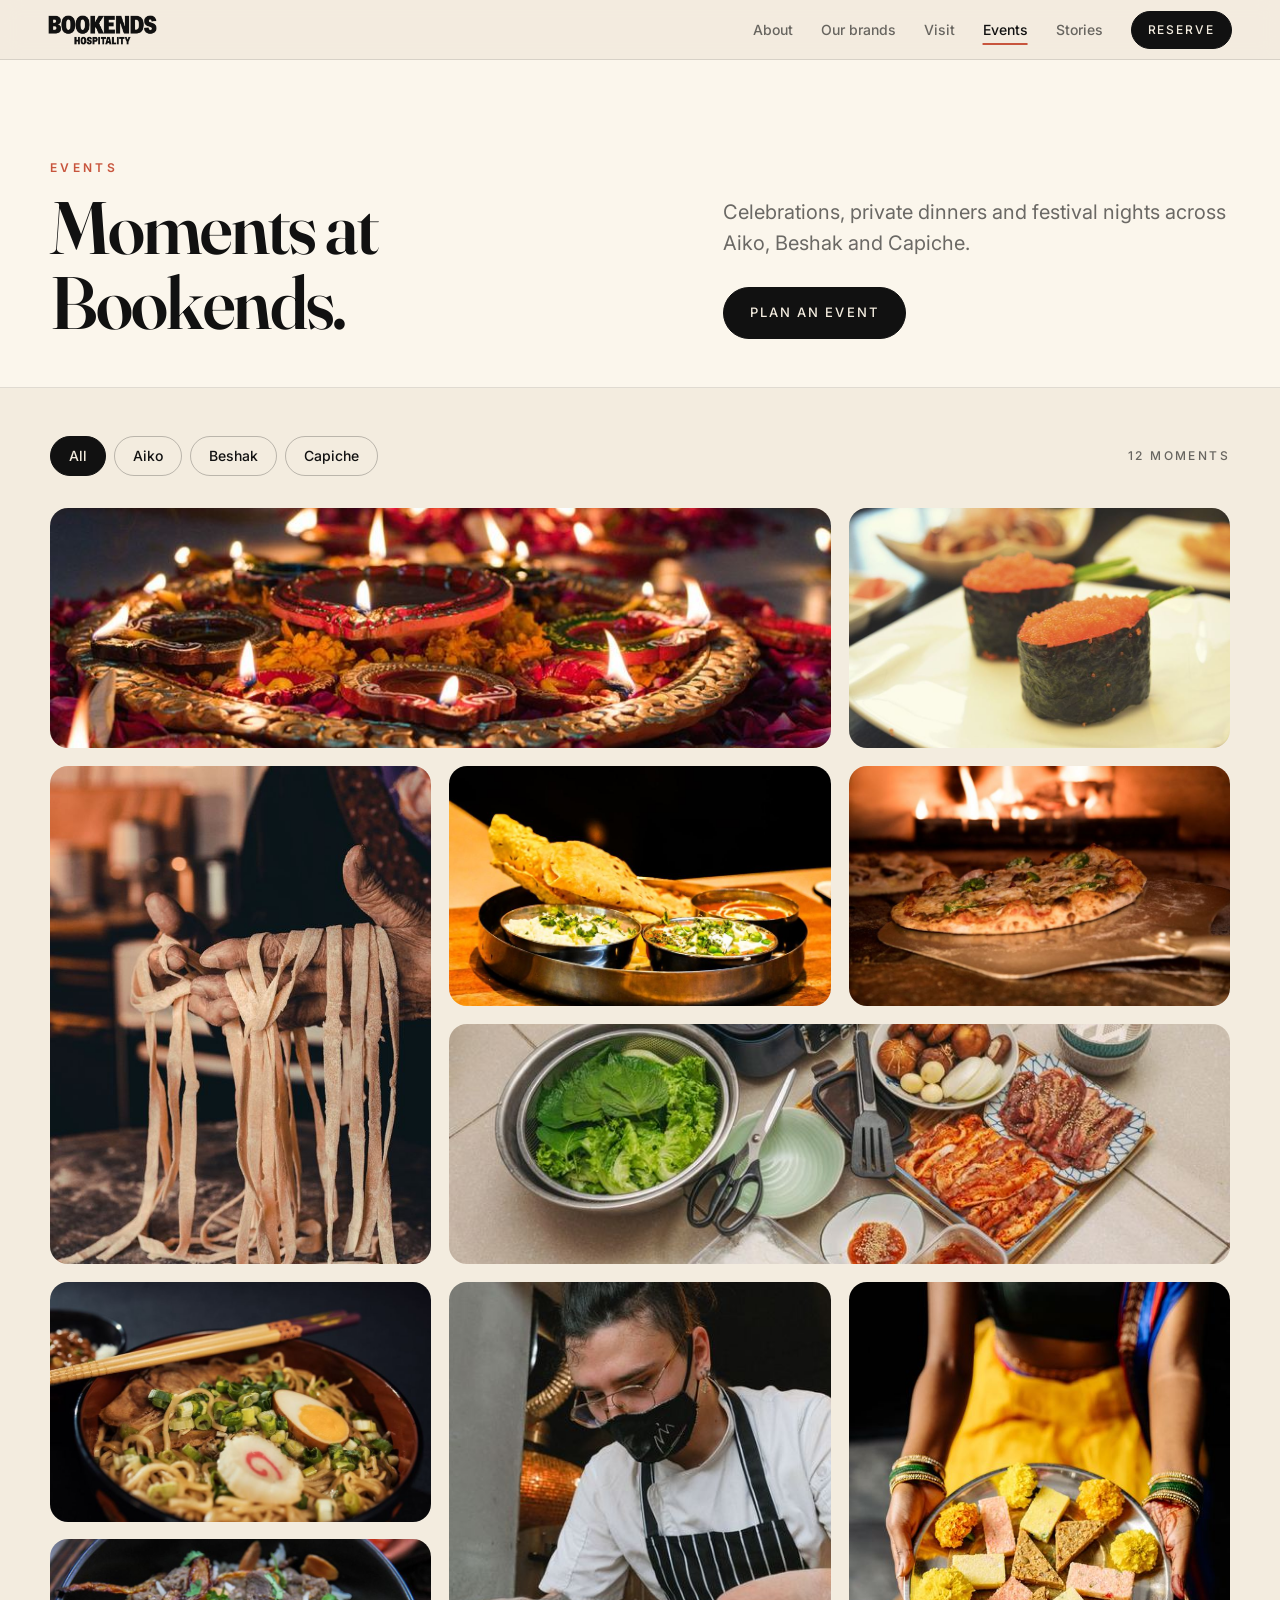
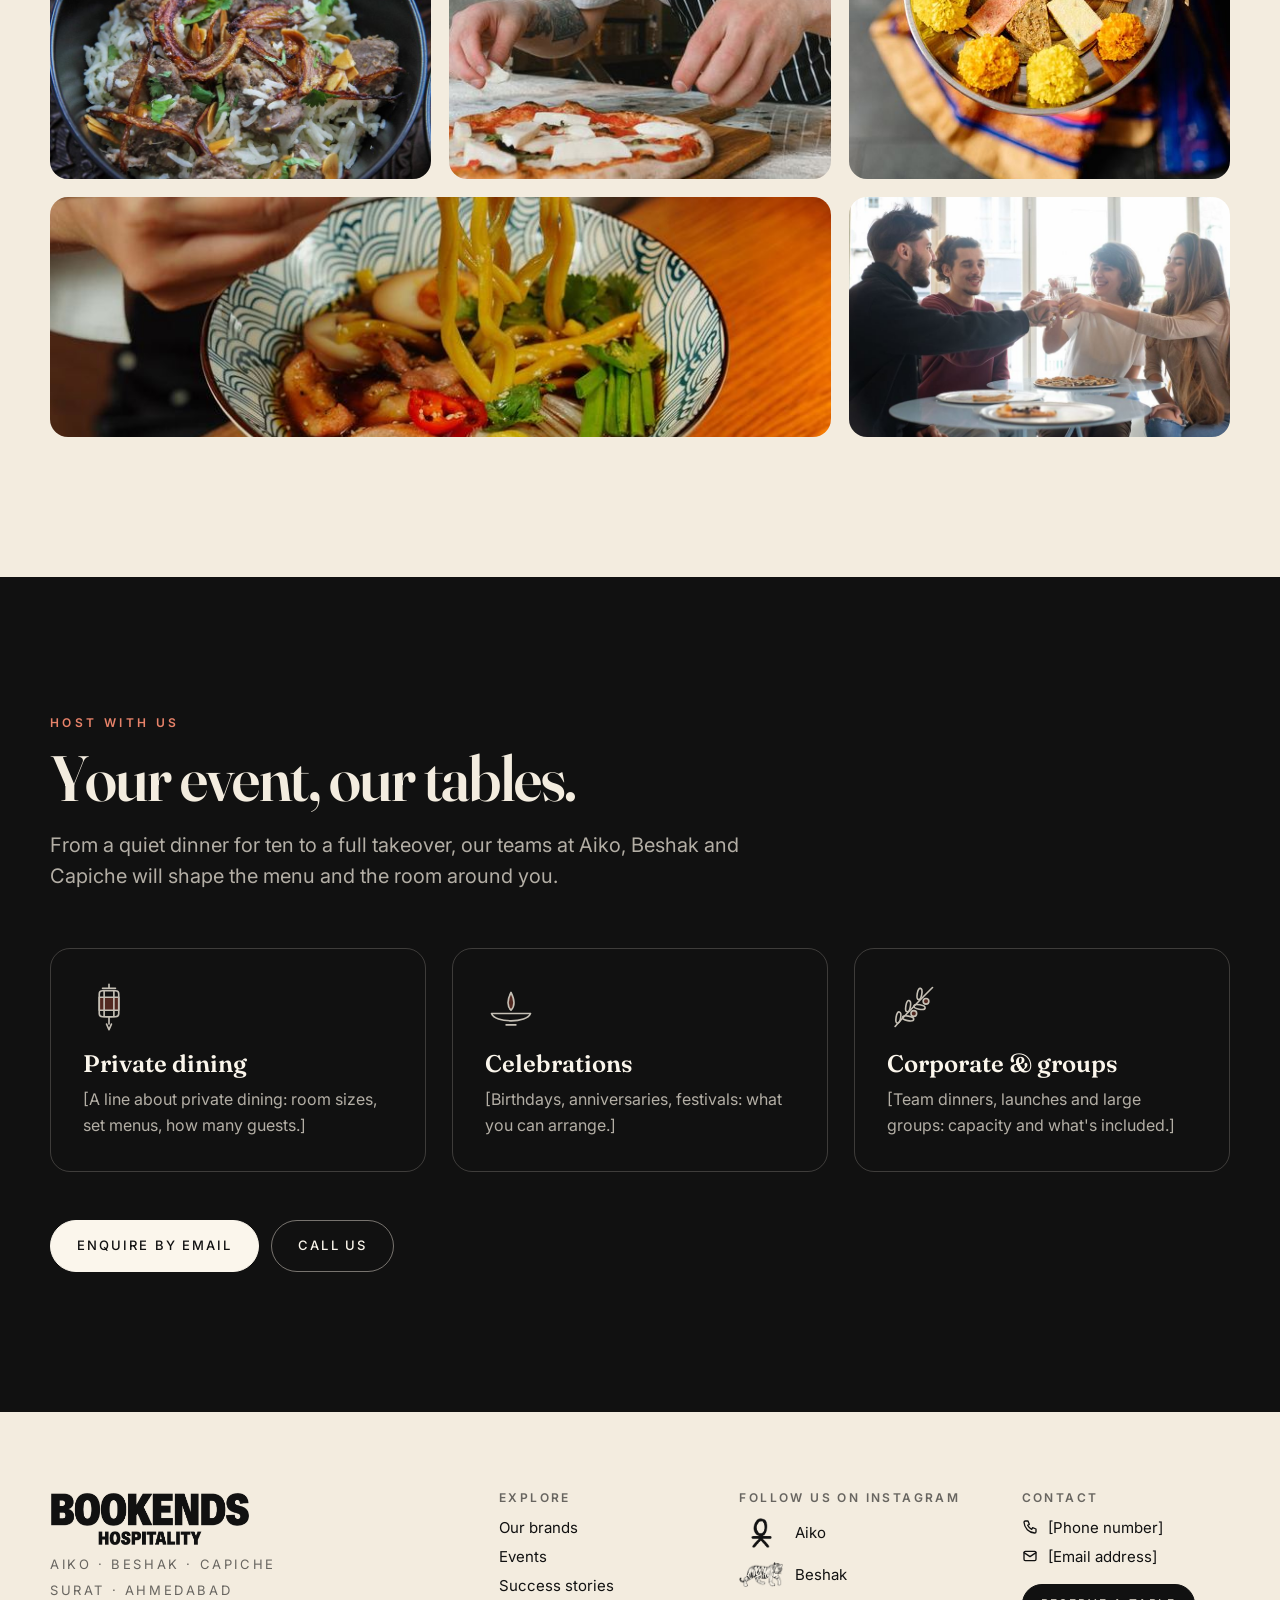
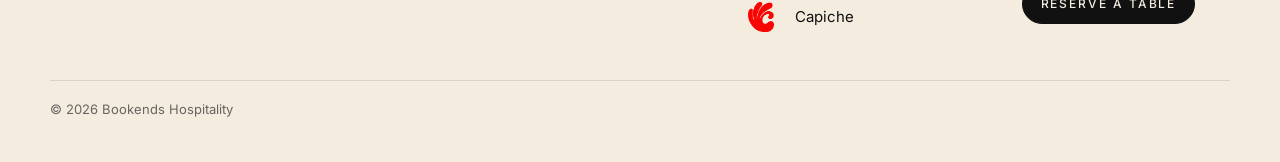
<file: events.html>
<!doctype html>
<html lang="en">
<head>
  <meta charset="utf-8">
  <meta name="viewport" content="width=device-width, initial-scale=1, viewport-fit=cover">
  <title>Events · Bookends Hospitality</title>
  <meta name="description" content="Events at Bookends Hospitality: celebrations, private dining and festival nights at Aiko, Beshak and Capiche.">
  <meta name="theme-color" content="#F3ECDF">
  <!-- favicon: the Caiko logo, the official Bookends Hospitality mark -->
  <link rel="icon" type="image/png" sizes="32x32" href="assets/icon-32.png">
  <link rel="icon" type="image/png" sizes="64x64" href="assets/icon-64.png">
  <link rel="apple-touch-icon" href="assets/icon-180.png">

  <link rel="preconnect" href="https://fonts.googleapis.com">
  <link rel="preconnect" href="https://fonts.gstatic.com" crossorigin>
  <link rel="stylesheet" href="https://fonts.googleapis.com/css2?family=Fraunces:ital,opsz,wght@0,9..144,500..900;1,9..144,500..900&family=Inter:wght@400;500;600&display=swap">
  <link rel="stylesheet" href="css/style.css">
  <link rel="stylesheet" href="css/home.css">
  <link rel="stylesheet" href="css/pages.css">
  <link rel="stylesheet" href="css/events.css">
  <script>document.documentElement.classList.add('js')</script>
</head>
<body class="page">

  <header class="site-header is-shown" id="site-header">
    <a class="site-header__brand" href="index.html"><img src="assets/logo-black.png" width="1518" height="417" alt="Bookends Hospitality"></a>
    <nav class="site-header__nav" id="site-nav" aria-label="Main">
      <a href="index.html#about">About</a>
      <a href="index.html#brands">Our brands</a>
      <a href="index.html#reserve">Visit</a>
      <a href="events.html" aria-current="page">Events</a>
      <a href="stories.html">Stories</a>
    </nav>
    <a class="btn btn--solid site-header__cta" href="index.html#reserve">Reserve</a>
    <button class="site-header__menu" type="button" aria-expanded="false" aria-controls="site-nav" aria-label="Open menu">
      <svg viewBox="0 0 24 24" width="20" height="20" aria-hidden="true" fill="none" stroke="currentColor" stroke-width="2" stroke-linecap="round"><path class="site-header__menu-top" d="M4 8.5h16"/><path class="site-header__menu-bottom" d="M4 15.5h16"/></svg>
    </button>
  </header>

  <main id="top">
    <section class="page-head" aria-labelledby="events-title">
      <div class="wrap page-head__grid">
        <div>
          <p class="eyebrow reveal">Events</p>
          <h1 class="hero__title reveal" style="--d: 1" id="events-title">Moments at Bookends.</h1>
        </div>
        <div class="page-head__side">
          <p class="lede reveal" style="--d: 2">Celebrations, private dinners and festival nights across Aiko, Beshak and Capiche.</p>
          <a class="btn btn--solid btn--lg reveal" style="--d: 3" href="#host">Plan an event</a>
        </div>
      </div>
    </section>

    <!-- ================================================================
         The gallery is built by js/events.js from the EVENTS list there.
         ================================================================ -->
    <section class="section gallery-section" aria-labelledby="gallery-title">
      <div class="wrap">
        <div class="gallery-bar">
          <h2 class="visually-hidden" id="gallery-title">Gallery</h2>
          <div class="filters" role="group" aria-label="Show events from">
            <button type="button" data-filter="all" aria-pressed="true">All</button>
            <button type="button" data-filter="aiko" aria-pressed="false">Aiko</button>
            <button type="button" data-filter="beshak" aria-pressed="false">Beshak</button>
            <button type="button" data-filter="capiche" aria-pressed="false">Capiche</button>
          </div>
          <p class="gallery-count" id="gallery-count" aria-live="polite"></p>
        </div>
        <ul class="gallery" id="gallery"></ul>
      </div>
    </section>

    <!-- guest & client stories (from the Success stories page): hidden until the [bracketed] reviews and
         event stories are filled in with real ones; remove `hidden` to show it -->
    <section class="section section--light" id="voices" aria-labelledby="voices-title" hidden>
      <div class="wrap">
        <p class="eyebrow reveal">Guest &amp; client stories</p>
        <h2 class="h2 reveal" id="voices-title">In their words.</h2>

        <div class="reviews">
          <figure class="review reveal" style="--d: 0">
            <p class="review__stars" aria-label="5 out of 5 stars">★★★★★</p>
            <blockquote>“[What a guest said about their visit.]”</blockquote>
            <figcaption><img src="assets/aiko.png" alt=""><span><b>[Guest name]</b>Aiko Surat</span></figcaption>
          </figure>
          <figure class="review reveal" style="--d: 1">
            <p class="review__stars" aria-label="5 out of 5 stars">★★★★★</p>
            <blockquote>“[What a guest said about their visit.]”</blockquote>
            <figcaption><img class="is-wide" src="assets/tiger.png" alt=""><span><b>[Guest name]</b>Beshak Dumas Road</span></figcaption>
          </figure>
          <figure class="review reveal" style="--d: 2">
            <p class="review__stars" aria-label="5 out of 5 stars">★★★★★</p>
            <blockquote>“[What a guest said about their visit.]”</blockquote>
            <figcaption><img src="assets/capiche.png" alt=""><span><b>[Guest name]</b>Capiche Vesu</span></figcaption>
          </figure>
        </div>

        <h3 class="subhead reveal">Events we've hosted</h3>
        <div class="cases">
          <article class="case reveal" style="--d: 0">
            <img class="case__photo" src="assets/events/capiche-aperitivo-sm.jpg" alt="" loading="lazy">
            <div class="case__body">
              <p class="case__tag">Capiche Ambli · Corporate</p>
              <h4>[A corporate dinner for 60]</h4>
              <blockquote>“[What the client said about the evening.]”</blockquote>
              <p class="case__who">[Client name, Company]</p>
            </div>
          </article>
          <article class="case reveal" style="--d: 1">
            <img class="case__photo" src="assets/events/beshak-diwali-diyas-sm.jpg" alt="" loading="lazy">
            <div class="case__body">
              <p class="case__tag">Beshak Dumas Road · Celebration</p>
              <h4>[A family Diwali dinner]</h4>
              <blockquote>“[What the host said about the evening.]”</blockquote>
              <p class="case__who">[Host name]</p>
            </div>
          </article>
          <article class="case reveal" style="--d: 2">
            <img class="case__photo" src="assets/events/aiko-korean-bbq-sm.jpg" alt="" loading="lazy">
            <div class="case__body">
              <p class="case__tag">Aiko Surat · Private dining</p>
              <h4>[A birthday takeover]</h4>
              <blockquote>“[What the host said about the evening.]”</blockquote>
              <p class="case__who">[Host name]</p>
            </div>
          </article>
        </div>
      </div>
    </section>

    <!-- awards & press; the article links are set in js/home.js (press.*). Hidden until the [bracketed]
         awards and articles are filled in with real ones; remove `hidden` to show it -->
    <section class="section" id="awards" aria-labelledby="awards-title" hidden>
      <div class="wrap">
        <p class="eyebrow reveal">Awards &amp; press</p>
        <h2 class="h2 reveal" id="awards-title">Recognised along the way.</h2>

        <ul class="awards">
          <li class="award reveal" style="--d: 0">
            <svg class="award__laurel" viewBox="0 0 64 64" aria-hidden="true"><use href="#laurel"/></svg>
            <h3>[Award name]</h3>
            <p>[Awarding body] · [Year]</p>
            <span class="award__brand">Capiche</span>
          </li>
          <li class="award reveal" style="--d: 1">
            <svg class="award__laurel" viewBox="0 0 64 64" aria-hidden="true"><use href="#laurel"/></svg>
            <h3>[Award name]</h3>
            <p>[Awarding body] · [Year]</p>
            <span class="award__brand">Beshak</span>
          </li>
          <li class="award reveal" style="--d: 2">
            <svg class="award__laurel" viewBox="0 0 64 64" aria-hidden="true"><use href="#laurel"/></svg>
            <h3>[Award name]</h3>
            <p>[Awarding body] · [Year]</p>
            <span class="award__brand">Aiko</span>
          </li>
          <li class="award reveal" style="--d: 3">
            <svg class="award__laurel" viewBox="0 0 64 64" aria-hidden="true"><use href="#laurel"/></svg>
            <h3>[Award name]</h3>
            <p>[Awarding body] · [Year]</p>
            <span class="award__brand">Bookends Hospitality</span>
          </li>
        </ul>

        <h3 class="subhead reveal">In the press</h3>
        <div class="press">
          <figure class="press__item reveal" style="--d: 0">
            <blockquote>“[A line from the article about Bookends or one of its brands.]”</blockquote>
            <figcaption><b>[Publication]</b> · [Month Year]</figcaption>
            <a class="link-arrow" data-link="press.article1" href="#">Read the article →</a>
          </figure>
          <figure class="press__item reveal" style="--d: 1">
            <blockquote>“[A line from the article about Bookends or one of its brands.]”</blockquote>
            <figcaption><b>[Publication]</b> · [Month Year]</figcaption>
            <a class="link-arrow" data-link="press.article2" href="#">Read the article →</a>
          </figure>
          <figure class="press__item reveal" style="--d: 2">
            <blockquote>“[A line from the article about Bookends or one of its brands.]”</blockquote>
            <figcaption><b>[Publication]</b> · [Month Year]</figcaption>
            <a class="link-arrow" data-link="press.article3" href="#">Read the article →</a>
          </figure>
        </div>
      </div>
    </section>

    <section class="section section--dark" id="host" aria-labelledby="host-title">
      <div class="wrap">
        <p class="eyebrow reveal">Host with us</p>
        <h2 class="h2 reveal" id="host-title">Your event, our tables.</h2>
        <p class="lede reveal">From a quiet dinner for ten to a full takeover, our teams at Aiko, Beshak and Capiche will shape the menu and the room around you.</p>

        <div class="host">
          <article class="host__item reveal" style="--d: 0">
            <span class="host__icon" data-icon="lantern" aria-hidden="true"></span>
            <h3>Private dining</h3>
            <p>[A line about private dining: room sizes, set menus, how many guests.]</p>
          </article>
          <article class="host__item reveal" style="--d: 1">
            <span class="host__icon" data-icon="diya" aria-hidden="true"></span>
            <h3>Celebrations</h3>
            <p>[Birthdays, anniversaries, festivals: what you can arrange.]</p>
          </article>
          <article class="host__item reveal" style="--d: 2">
            <span class="host__icon" data-icon="olive" aria-hidden="true"></span>
            <h3>Corporate &amp; groups</h3>
            <p>[Team dinners, launches and large groups: capacity and what's included.]</p>
          </article>
        </div>

        <div class="host__cta reveal">
          <a class="btn btn--light btn--lg" data-link="group.email" href="#">Enquire by email</a>
          <a class="btn btn--outline-light btn--lg" data-link="group.phone" href="#">Call us</a>
        </div>
      </div>
    </section>
  </main>

  <footer class="site-footer" id="contact">
    <div class="wrap footer">
      <div class="footer__brand">
        <p class="footer__name"><img src="assets/logo-black.png" width="1518" height="417" alt="Bookends Hospitality" loading="lazy"></p>
        <p class="footer__tag">Aiko · Beshak · Capiche</p>
        <p class="footer__tag">Surat · Ahmedabad</p>
      </div>
      <nav class="footer__col footer__explore" aria-label="Explore">
        <h3>Explore</h3>
        <a href="index.html#brands">Our brands</a>
        <a href="events.html">Events</a>
        <a href="stories.html">Success stories</a>
      </nav>
      <div class="footer__col footer__follow">
        <h3>Follow us on Instagram</h3>
        <div class="footer__ig">
          <a data-link="aiko.instagram" href="#" aria-label="Aiko on Instagram"><img src="assets/aiko.png" alt="" loading="lazy"><span>Aiko</span></a>
          <a data-link="beshak.instagram" href="#" aria-label="Beshak on Instagram"><img class="is-wide" src="assets/tiger.png" alt="" loading="lazy"><span>Beshak</span></a>
          <a data-link="capiche.instagram" href="#" aria-label="Capiche on Instagram"><img src="assets/capiche.png" alt="" loading="lazy"><span>Capiche</span></a>
        </div>
      </div>
      <div class="footer__col footer__contact">
        <h3>Contact</h3>
        <a class="footer__phone" data-link="group.phone" href="#">[Phone number]</a>
        <a class="footer__email" data-link="group.email" href="#">[Email address]</a>
        <a class="btn btn--solid footer__reserve" href="index.html#reserve">Reserve a table</a>
      </div>
    </div>
    <p class="footer__legal wrap"><span>© <span data-year>2026</span> Bookends Hospitality</span></p>
  </footer>

  <!-- full-screen photo viewer -->
  <dialog class="lightbox" id="lightbox" aria-label="Event photo">
    <div class="lightbox__frame">
      <button class="lightbox__close" type="button" aria-label="Close">
        <svg viewBox="0 0 24 24" width="22" height="22" aria-hidden="true"><path d="M6 6l12 12M18 6L6 18" fill="none" stroke="currentColor" stroke-width="2" stroke-linecap="round"/></svg>
      </button>
      <figure class="lightbox__figure">
        <div class="lightbox__media"></div>
        <figcaption>
          <p class="lightbox__title"></p>
          <p class="lightbox__meta"></p>
          <p class="lightbox__caption" hidden></p>
        </figcaption>
      </figure>
      <div class="lightbox__nav">
        <button class="lightbox__prev" type="button" aria-label="Previous photo">
          <svg viewBox="0 0 24 24" width="22" height="22" aria-hidden="true"><path d="M15 5l-7 7 7 7" fill="none" stroke="currentColor" stroke-width="2" stroke-linecap="round" stroke-linejoin="round"/></svg>
        </button>
        <span class="lightbox__count"></span>
        <button class="lightbox__next" type="button" aria-label="Next photo">
          <svg viewBox="0 0 24 24" width="22" height="22" aria-hidden="true"><path d="M9 5l7 7-7 7" fill="none" stroke="currentColor" stroke-width="2" stroke-linecap="round" stroke-linejoin="round"/></svg>
        </button>
      </div>
    </div>
  </dialog>

  <!-- the laurel used on the award cards -->
  <svg width="0" height="0" style="position:absolute" aria-hidden="true">
    <symbol id="laurel" viewBox="0 0 64 64" fill="none" stroke="currentColor" stroke-width="2.4" stroke-linecap="round" stroke-linejoin="round">
      <path d="M22 54C10 46 6 32 10 16M42 54c12-8 16-22 12-38"/>
      <path d="M11 44c-5 0-8-3-9-7 5-1 8 2 9 7zM9 34c-5-1-7-5-7-9 5 0 7 4 7 9zM9 24c-4-2-5-6-4-10 4 1 5 5 4 10zM14 50c-2 4-6 6-10 5 1-4 5-6 10-5z"/>
      <path d="M53 44c5 0 8-3 9-7-5-1-8 2-9 7zM55 34c5-1 7-5 7-9-5 0-7 4-7 9zM55 24c4-2 5-6 4-10-4 1-5 5-4 10zM50 50c2 4 6 6 10 5-1-4-5-6-10-5z"/>
      <path d="M32 18l3.5 7 7.5 1-5.5 5.2 1.4 7.6L32 35.2l-6.9 3.6 1.4-7.6L21 26l7.5-1z" fill="currentColor" fill-opacity=".25"/>
      <path d="M26 58h12"/>
    </symbol>
  </svg>

  <script src="js/essence.js"></script>
  <script src="js/home.js"></script>
  <script src="js/events.js"></script>
</body>
</html>
</file>
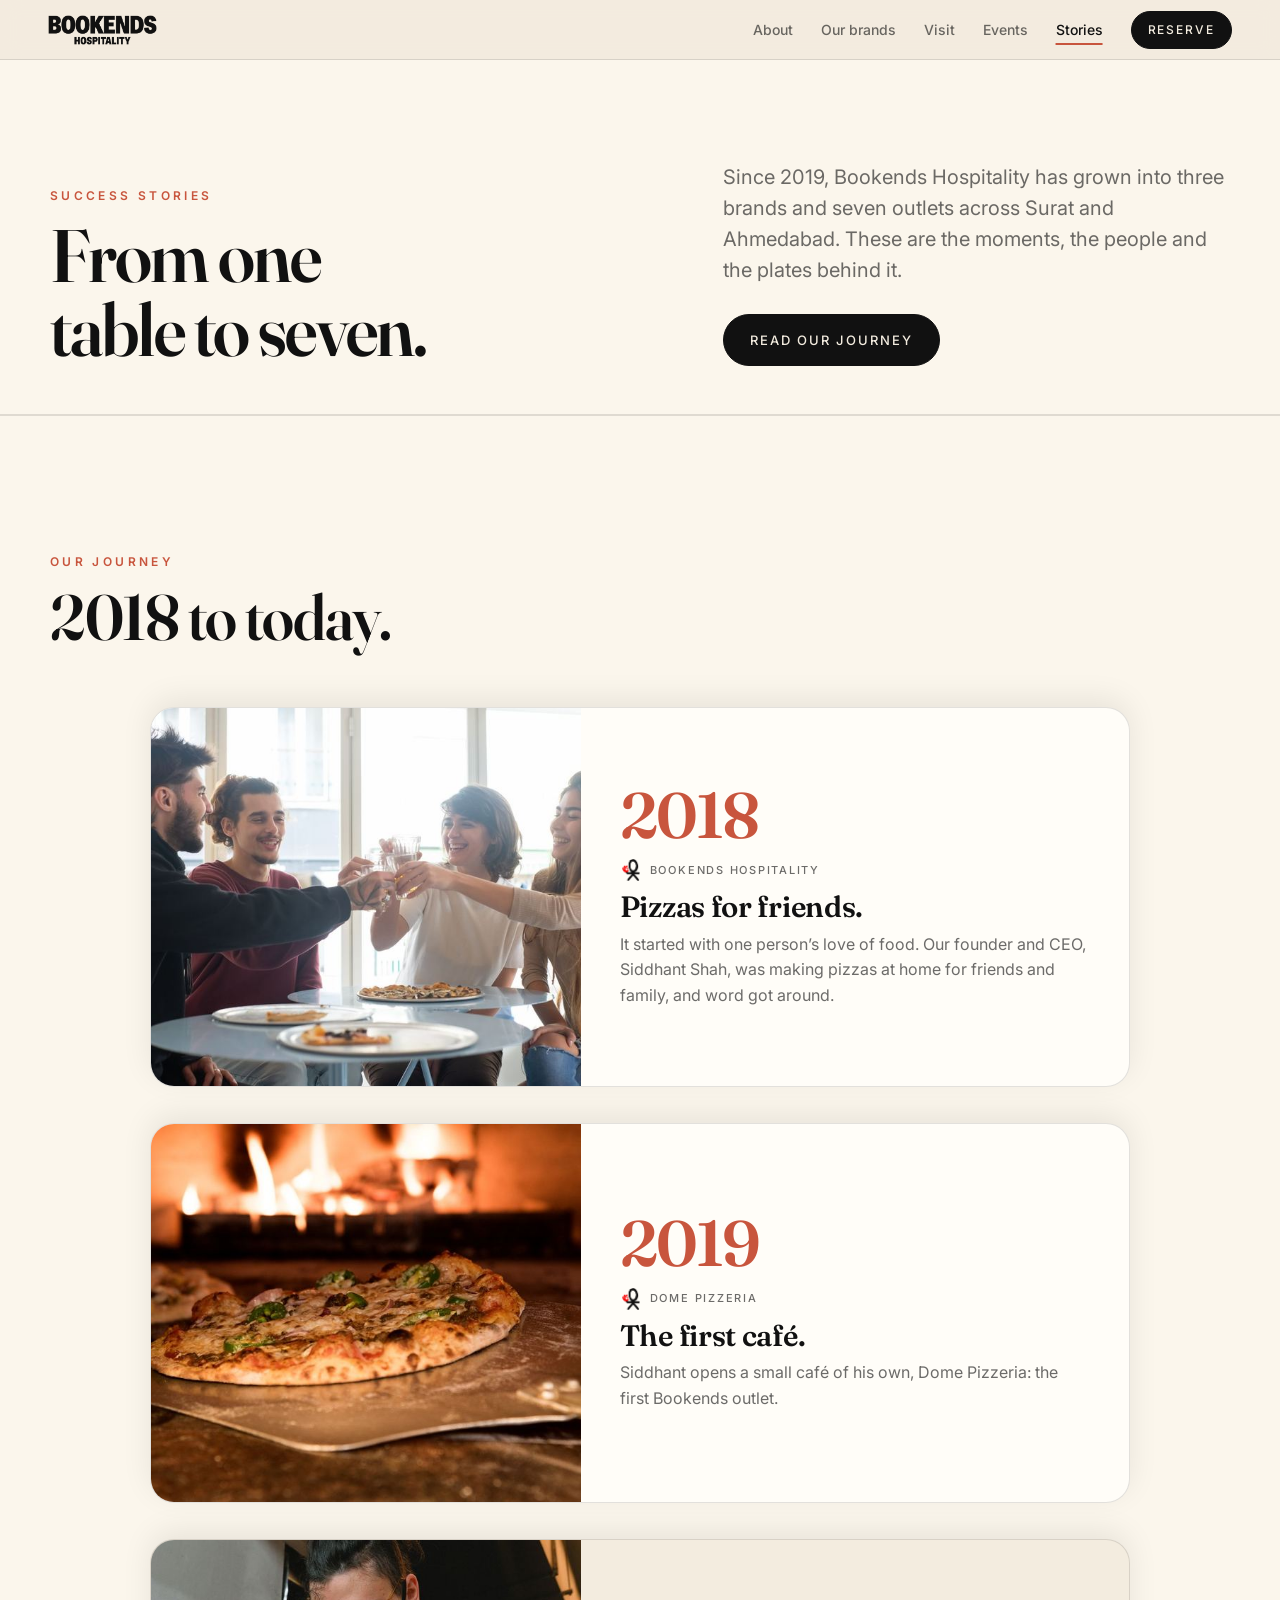
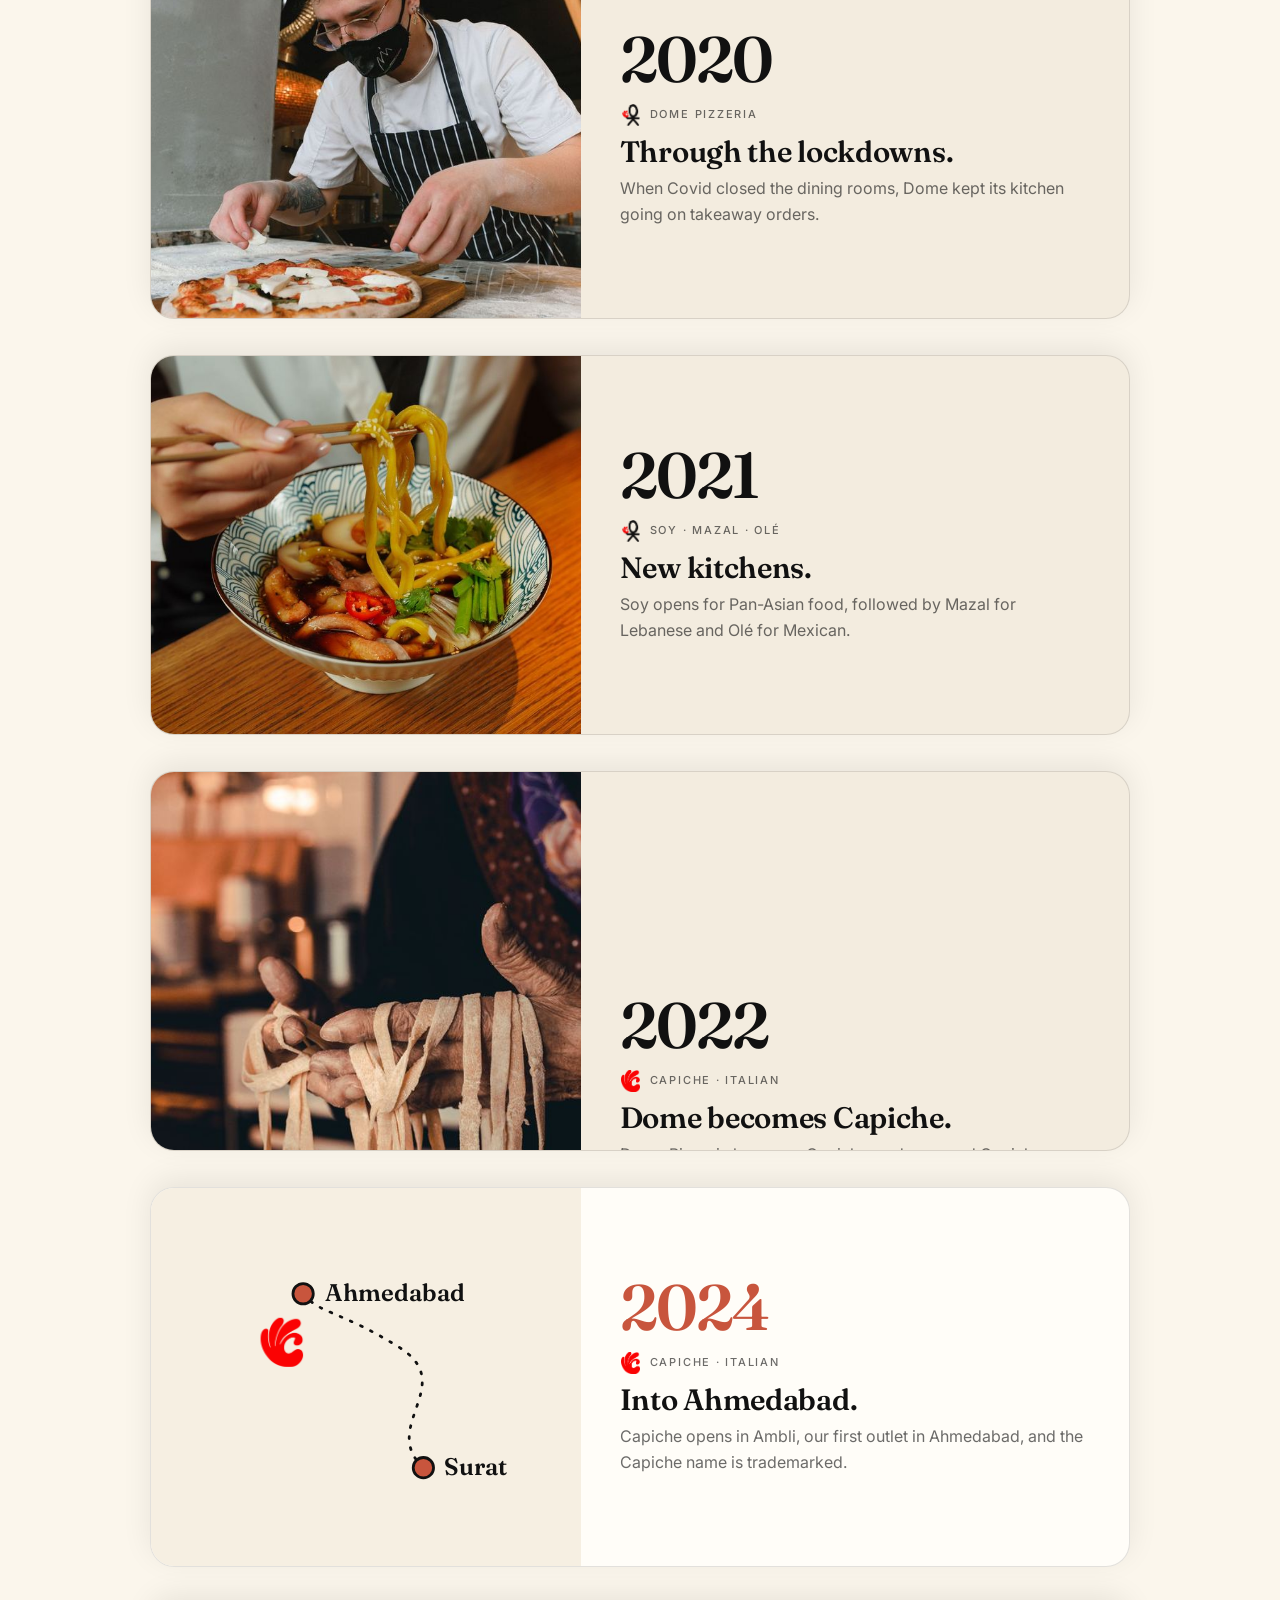
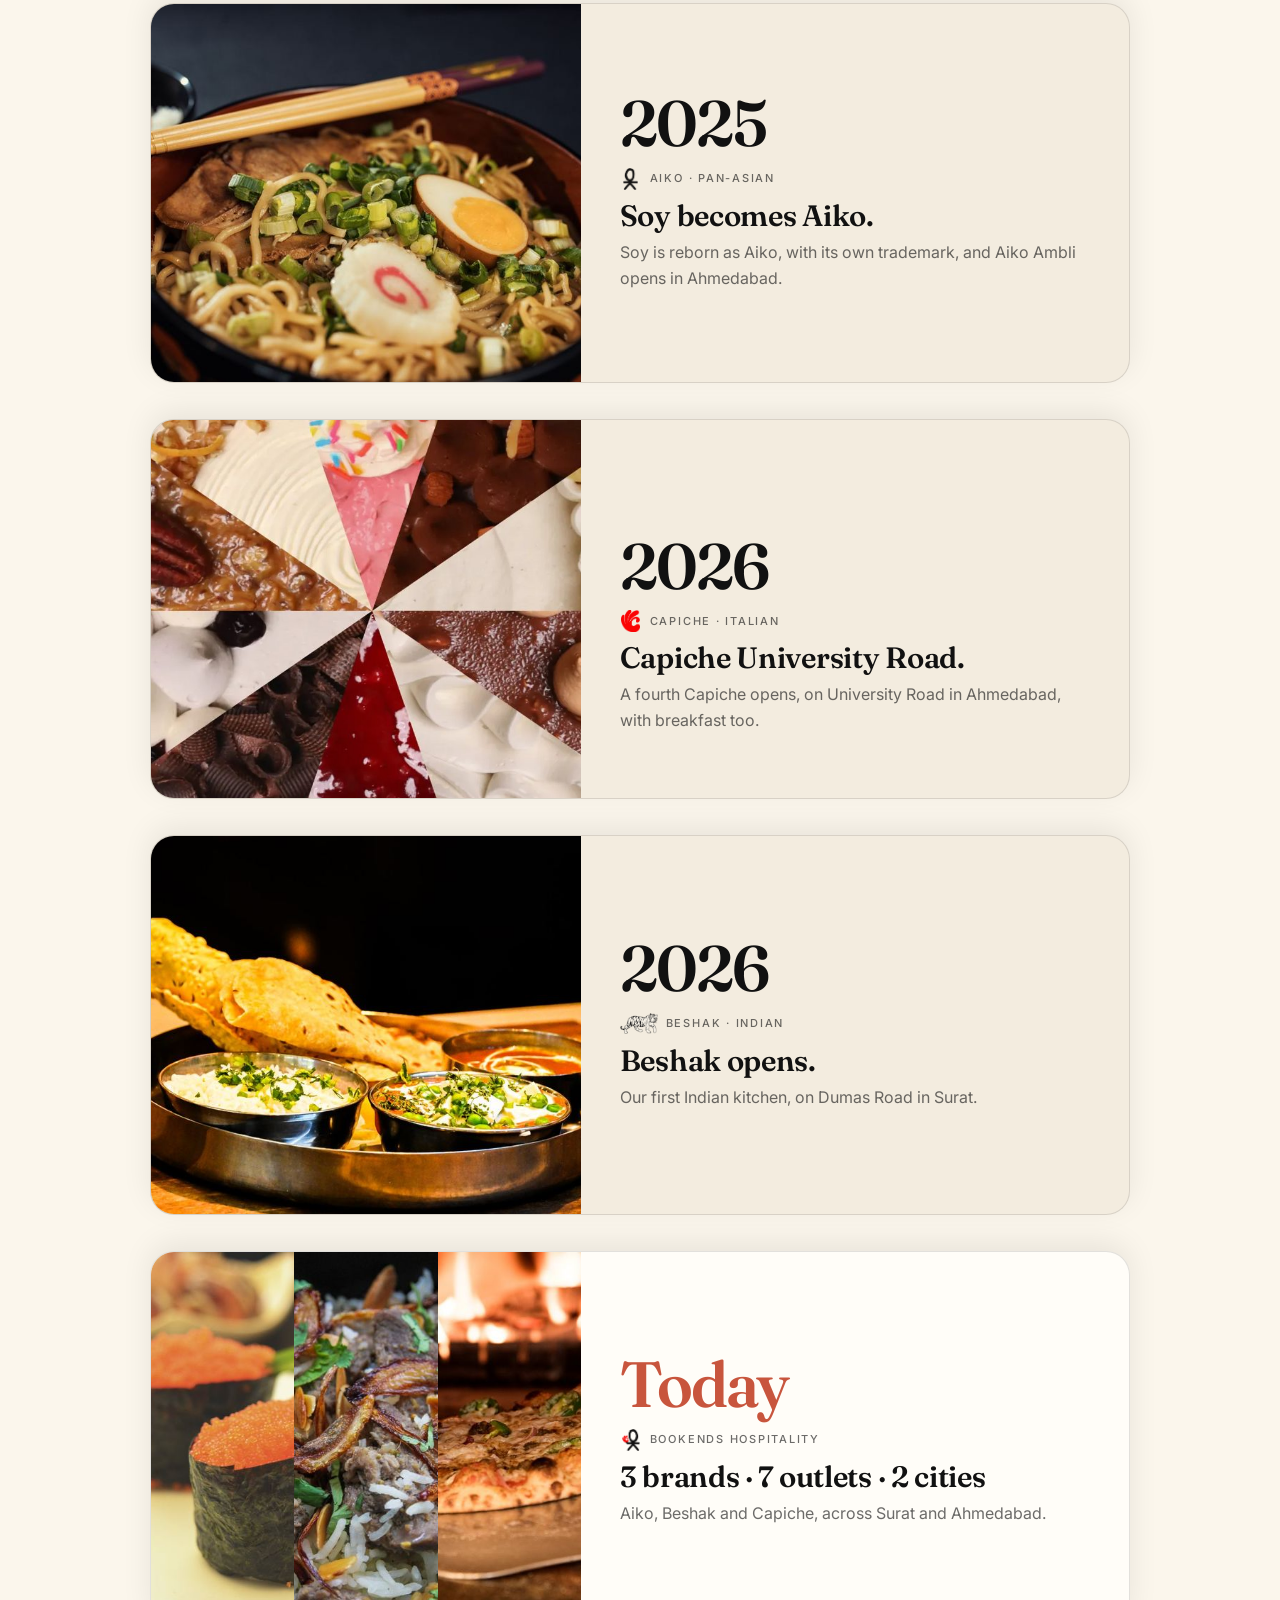
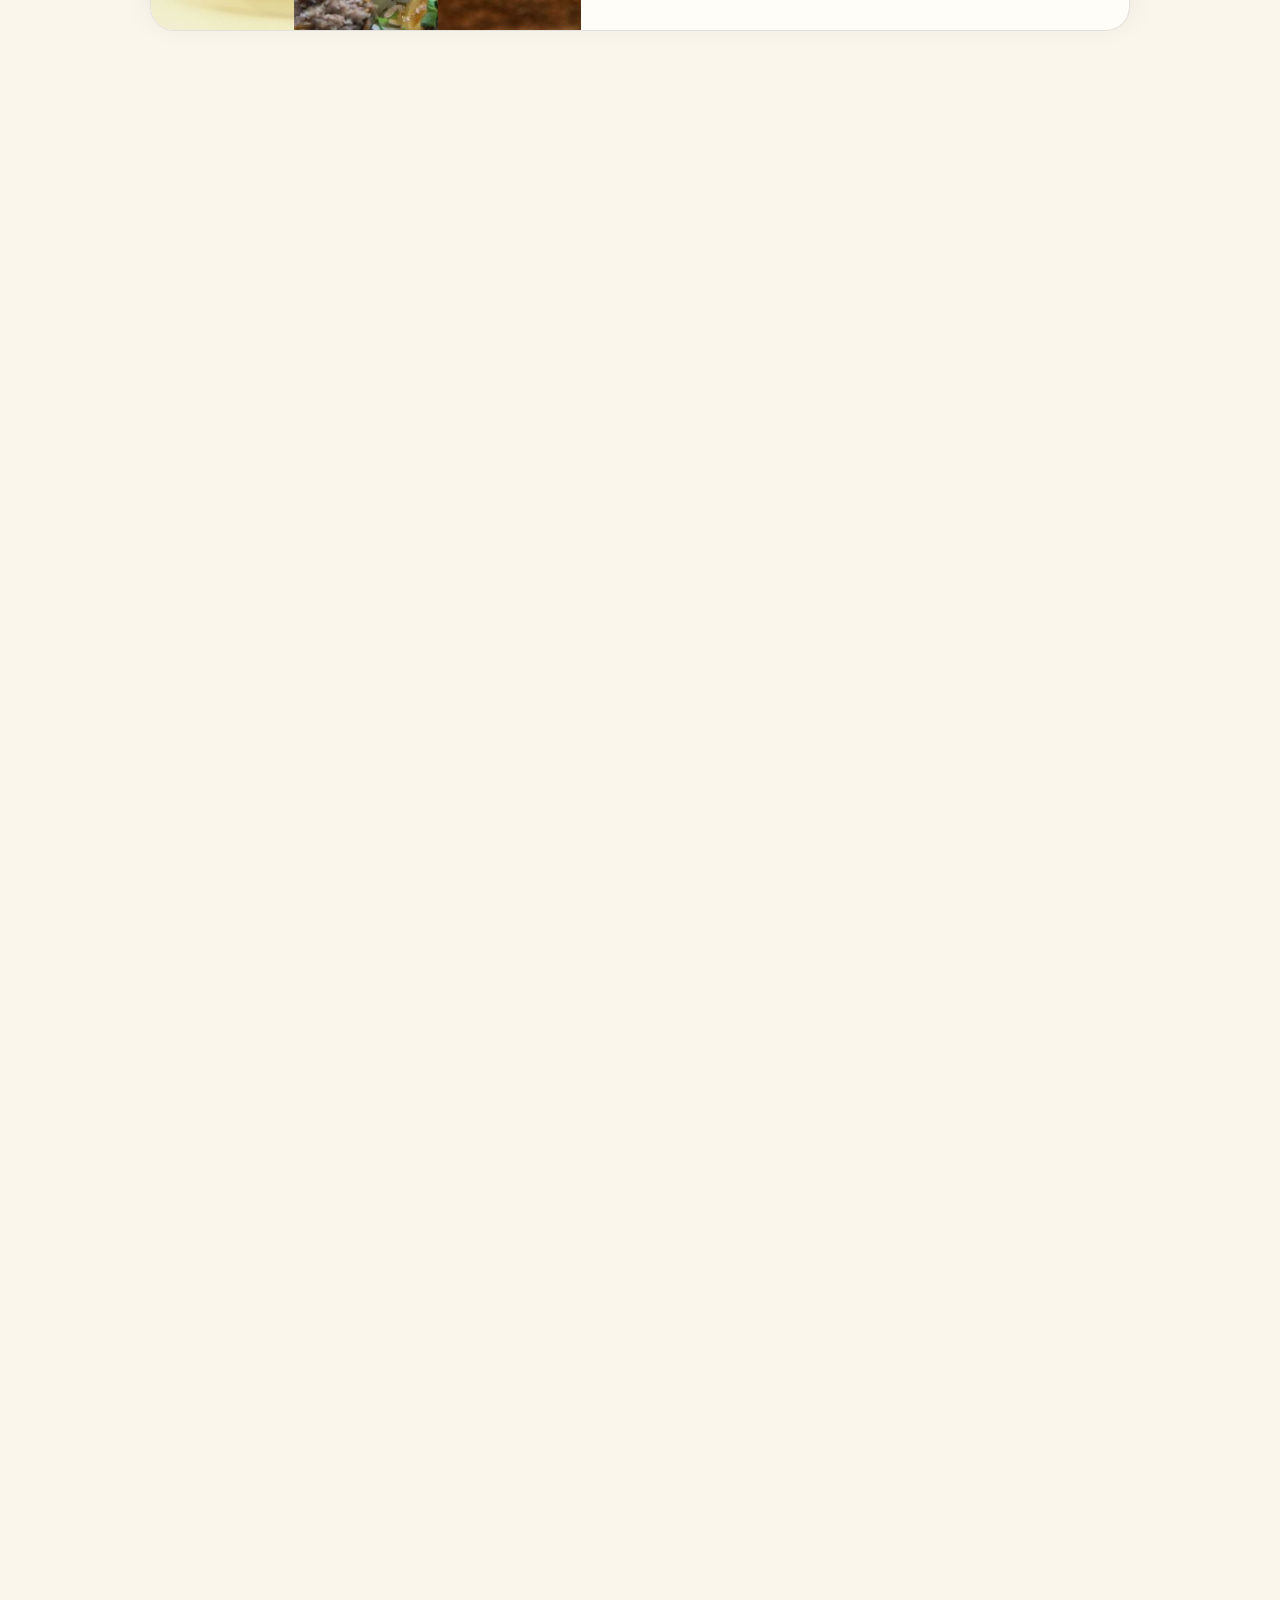
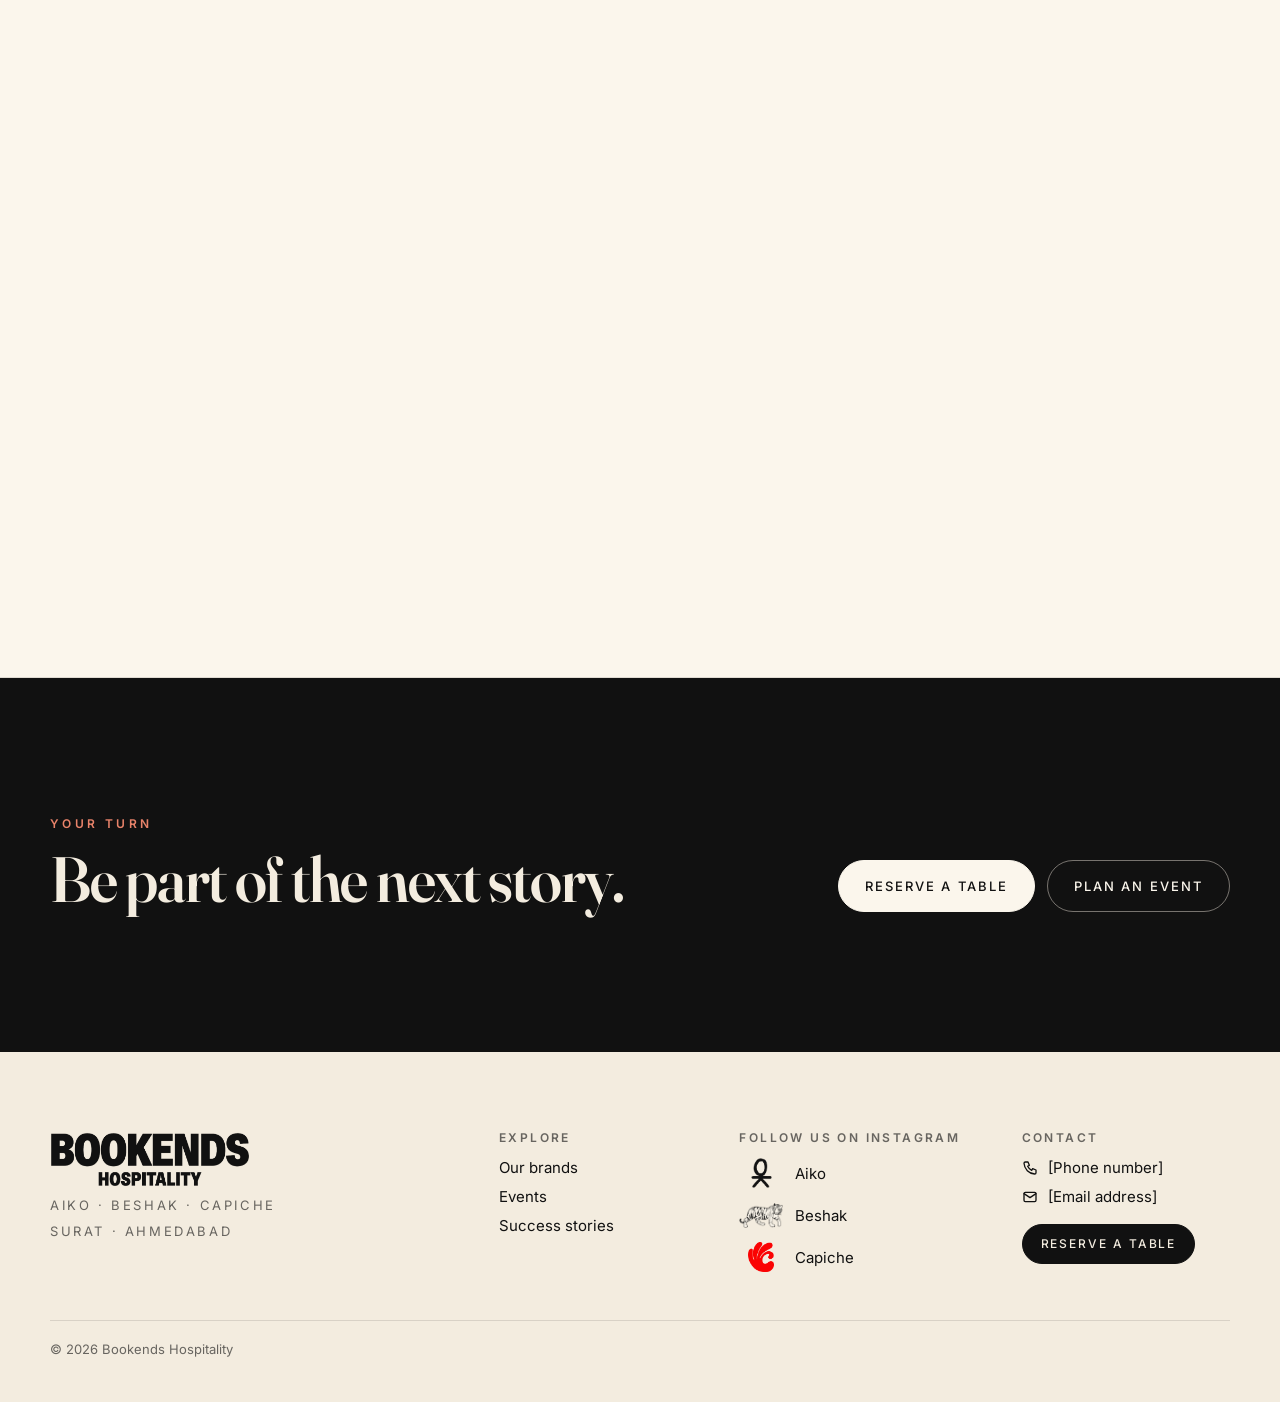
<file: stories.html>
<!doctype html>
<html lang="en">
<head>
  <meta charset="utf-8">
  <meta name="viewport" content="width=device-width, initial-scale=1, viewport-fit=cover">
  <title>Success stories · Bookends Hospitality</title>
  <meta name="description" content="Since 2019, Bookends Hospitality has grown to three brands and seven outlets across Surat and Ahmedabad: our journey, from pizzas for friends in 2018 to today.">
  <meta name="theme-color" content="#F3ECDF">
  <!-- favicon: the Caiko logo, the official Bookends Hospitality mark -->
  <link rel="icon" type="image/png" sizes="32x32" href="assets/icon-32.png">
  <link rel="icon" type="image/png" sizes="64x64" href="assets/icon-64.png">
  <link rel="apple-touch-icon" href="assets/icon-180.png">

  <link rel="preconnect" href="https://fonts.googleapis.com">
  <link rel="preconnect" href="https://fonts.gstatic.com" crossorigin>
  <link rel="stylesheet" href="https://fonts.googleapis.com/css2?family=Fraunces:ital,opsz,wght@0,9..144,500..900;1,9..144,500..900&family=Inter:wght@400;500;600&display=swap">
  <link rel="stylesheet" href="css/style.css">
  <link rel="stylesheet" href="css/home.css">
  <link rel="stylesheet" href="css/pages.css">
  <link rel="stylesheet" href="css/stories.css">
  <script>document.documentElement.classList.add('js')</script>
</head>
<body class="page">
  <header class="site-header is-shown" id="site-header">
    <a class="site-header__brand" href="index.html"><img src="assets/logo-black.png" width="1518" height="417" alt="Bookends Hospitality"></a>
    <nav class="site-header__nav" id="site-nav" aria-label="Main">
      <a href="index.html#about">About</a>
      <a href="index.html#brands">Our brands</a>
      <a href="index.html#reserve">Visit</a>
      <a href="events.html">Events</a>
      <a href="stories.html" aria-current="page">Stories</a>
    </nav>
    <a class="btn btn--solid site-header__cta" href="index.html#reserve">Reserve</a>
    <button class="site-header__menu" type="button" aria-expanded="false" aria-controls="site-nav" aria-label="Open menu">
      <svg viewBox="0 0 24 24" width="20" height="20" aria-hidden="true" fill="none" stroke="currentColor" stroke-width="2" stroke-linecap="round"><path class="site-header__menu-top" d="M4 8.5h16"/><path class="site-header__menu-bottom" d="M4 15.5h16"/></svg>
    </button>
  </header>

  <!-- ================================================================
       Text in [square brackets] is a placeholder to replace.
       Outside links (booking) are set in js/home.js.
       ================================================================ -->
  <main id="top">
    <section class="page-head" aria-labelledby="stories-title">
      <div class="wrap page-head__grid">
        <div>
          <p class="eyebrow reveal">Success stories</p>
          <h1 class="hero__title reveal" style="--d: 1" id="stories-title">From one table to seven.</h1>
        </div>
        <div class="page-head__side">
          <p class="lede reveal" style="--d: 2">Since 2019, Bookends Hospitality has grown into three brands and seven outlets across Surat and Ahmedabad. These are the moments, the people and the plates behind it.</p>
          <a class="btn btn--solid btn--lg reveal" style="--d: 3" href="#journey">Read our journey</a>
        </div>
      </div>
    </section>

    <!-- our journey, from the first pizzas in 2018 -->
    <section class="section section--light" id="journey" aria-labelledby="journey-title">
      <div class="wrap">
        <p class="eyebrow reveal">Our journey</p>
        <h2 class="h2 reveal" id="journey-title">2018 to today.</h2>

        <ol class="timeline">
          <li class="moment moment--key">
            <figure class="moment__media">
              <img src="assets/events/capiche-aperitivo-sm.jpg" width="800" height="534" alt="Friends sharing pizza round a table" loading="lazy">
            </figure>
            <div class="moment__body">
              <span class="moment__year">2018</span>
              <p class="moment__tag"><img src="assets/caiko.png" alt="">Bookends Hospitality</p>
              <h3>Pizzas for friends.</h3>
              <p>It started with one person’s love of food. Our founder and CEO, Siddhant Shah, was making pizzas at home for friends and family, and word got around.</p>
            </div>
          </li>
          <li class="moment moment--key">
            <figure class="moment__media">
              <img src="assets/events/capiche-wood-fired-pizza-sm.jpg" width="800" height="534" alt="A pizza fresh from a wood-fired oven" loading="lazy">
            </figure>
            <div class="moment__body">
              <span class="moment__year">2019</span>
              <p class="moment__tag"><img src="assets/caiko.png" alt="">Dome Pizzeria</p>
              <h3>The first café.</h3>
              <p>Siddhant opens a small café of his own, Dome Pizzeria: the first Bookends outlet.</p>
            </div>
          </li>
          <li class="moment">
            <figure class="moment__media">
              <img src="assets/events/capiche-pizzaiolo-sm.jpg" width="800" height="533" alt="A chef in a mask making pizza" loading="lazy">
            </figure>
            <div class="moment__body">
              <span class="moment__year">2020</span>
              <p class="moment__tag"><img src="assets/caiko.png" alt="">Dome Pizzeria</p>
              <h3>Through the lockdowns.</h3>
              <p>When Covid closed the dining rooms, Dome kept its kitchen going on takeaway orders.</p>
            </div>
          </li>
          <li class="moment">
            <figure class="moment__media">
              <img src="assets/events/aiko-ramen-bar-sm.jpg" width="800" height="600" alt="Noodles lifted from a bowl with chopsticks" loading="lazy">
            </figure>
            <div class="moment__body">
              <span class="moment__year">2021</span>
              <p class="moment__tag"><img src="assets/caiko.png" alt="">Soy · Mazal · Olé</p>
              <h3>New kitchens.</h3>
              <p>Soy opens for Pan-Asian food, followed by Mazal for Lebanese and Olé for Mexican.</p>
            </div>
          </li>
          <li class="moment">
            <figure class="moment__media">
              <img src="assets/events/capiche-fresh-pasta-sm.jpg" width="533" height="800" alt="Fresh pasta being made by hand" loading="lazy">
            </figure>
            <div class="moment__body">
              <span class="moment__year">2022</span>
              <p class="moment__tag"><img src="assets/capiche.png" alt="">Capiche · Italian</p>
              <h3>Dome becomes Capiche.</h3>
              <p>Dome Pizzeria becomes Capiche, and a second Capiche opens at Vesu, Surat.</p>
            </div>
          </li>
          <li class="moment moment--key">
            <figure class="moment__media moment__media--map">
              <svg viewBox="0 0 400 320" role="img" aria-label="From Surat to Ahmedabad">
                <path d="M262 258C214 214 300 168 236 128S150 92 132 70" fill="none" stroke="#111" stroke-width="3" stroke-dasharray="2 10" stroke-linecap="round"/>
                <circle cx="262" cy="258" r="11" fill="#C8553D" stroke="#111" stroke-width="3"/>
                <circle cx="132" cy="70" r="11" fill="#C8553D" stroke="#111" stroke-width="3"/>
                <text x="284" y="266">Surat</text>
                <text x="156" y="78">Ahmedabad</text>
                <image href="assets/capiche.png" x="86" y="96" width="46" height="53"/>
              </svg>
            </figure>
            <div class="moment__body">
              <span class="moment__year">2024</span>
              <p class="moment__tag"><img src="assets/capiche.png" alt="">Capiche · Italian</p>
              <h3>Into Ahmedabad.</h3>
              <p>Capiche opens in Ambli, our first outlet in Ahmedabad, and the Capiche name is trademarked.</p>
            </div>
          </li>
          <li class="moment">
            <figure class="moment__media">
              <img src="assets/events/aiko-ramen-sm.jpg" width="800" height="533" alt="A bowl of ramen with egg and spring onion" loading="lazy">
            </figure>
            <div class="moment__body">
              <span class="moment__year">2025</span>
              <p class="moment__tag"><img src="assets/aiko.png" alt="">Aiko · Pan-Asian</p>
              <h3>Soy becomes Aiko.</h3>
              <p>Soy is reborn as Aiko, with its own trademark, and Aiko Ambli opens in Ahmedabad.</p>
            </div>
          </li>
          <li class="moment">
            <figure class="moment__media">
              <img src="assets/journey/capiche-cakes.jpg" width="700" height="700" alt="Slices of Capiche’s cakes" loading="lazy">
            </figure>
            <div class="moment__body">
              <span class="moment__year">2026</span>
              <p class="moment__tag"><img src="assets/capiche.png" alt="">Capiche · Italian</p>
              <h3>Capiche University Road.</h3>
              <p>A fourth Capiche opens, on University Road in Ahmedabad, with breakfast too.</p>
            </div>
          </li>
          <li class="moment">
            <figure class="moment__media">
              <img src="assets/events/beshak-thali-sm.jpg" width="800" height="533" alt="A thali with dal, curries and a papad" loading="lazy">
            </figure>
            <div class="moment__body">
              <span class="moment__year">2026</span>
              <p class="moment__tag"><img class="is-wide" src="assets/tiger.png" alt="">Beshak · Indian</p>
              <h3>Beshak opens.</h3>
              <p>Our first Indian kitchen, on Dumas Road in Surat.</p>
            </div>
          </li>
          <li class="moment moment--key moment--now">
            <figure class="moment__media moment__media--trio">
              <img src="assets/events/aiko-sushi-sm.jpg" width="800" height="533" alt="Sushi" loading="lazy"><img src="assets/events/beshak-biryani-sm.jpg" width="800" height="533" alt="Biryani" loading="lazy"><img src="assets/events/capiche-wood-fired-pizza-sm.jpg" width="800" height="534" alt="Pizza" loading="lazy">
            </figure>
            <div class="moment__body">
              <span class="moment__year">Today</span>
              <p class="moment__tag"><img src="assets/caiko.png" alt="">Bookends Hospitality</p>
              <h3>3 brands · 7 outlets · 2 cities</h3>
              <p>Aiko, Beshak and Capiche, across Surat and Ahmedabad.</p>
            </div>
          </li>
          <!-- …and the story ends: the stack unwinds, card by card, into Caiko (js/stories.js) -->
          <li class="journey-end">
            <div class="journey-end__stage">
              <div class="journey-end__art" aria-hidden="true">
                <span class="journey-end__mandala" data-mandala></span>
                <img class="journey-end__caiko" src="assets/caiko.png" width="594" height="714" alt="" loading="lazy">
              </div>
              <img class="journey-end__logo" src="assets/logo-black.png" width="1518" height="417" alt="Bookends Hospitality" loading="lazy">
              <p class="journey-end__line">Every good story needs its bookends.</p>
            </div>
          </li>
        </ol>
      </div>
    </section>

    <section class="section section--dark" aria-labelledby="next-title">
      <div class="wrap next">
        <div>
          <p class="eyebrow reveal">Your turn</p>
          <h2 class="h2 reveal" id="next-title">Be part of the next story.</h2>
        </div>
        <div class="next__actions reveal">
          <a class="btn btn--light btn--lg" href="index.html#reserve">Reserve a table</a>
          <a class="btn btn--outline-light btn--lg" href="events.html#host">Plan an event</a>
        </div>
      </div>
    </section>
  </main>

  <footer class="site-footer" id="contact">
    <div class="wrap footer">
      <div class="footer__brand">
        <p class="footer__name"><img src="assets/logo-black.png" width="1518" height="417" alt="Bookends Hospitality" loading="lazy"></p>
        <p class="footer__tag">Aiko · Beshak · Capiche</p>
        <p class="footer__tag">Surat · Ahmedabad</p>
      </div>
      <nav class="footer__col footer__explore" aria-label="Explore">
        <h3>Explore</h3>
        <a href="index.html#brands">Our brands</a>
        <a href="events.html">Events</a>
        <a href="stories.html">Success stories</a>
      </nav>
      <div class="footer__col footer__follow">
        <h3>Follow us on Instagram</h3>
        <div class="footer__ig">
          <a data-link="aiko.instagram" href="#" aria-label="Aiko on Instagram"><img src="assets/aiko.png" alt="" loading="lazy"><span>Aiko</span></a>
          <a data-link="beshak.instagram" href="#" aria-label="Beshak on Instagram"><img class="is-wide" src="assets/tiger.png" alt="" loading="lazy"><span>Beshak</span></a>
          <a data-link="capiche.instagram" href="#" aria-label="Capiche on Instagram"><img src="assets/capiche.png" alt="" loading="lazy"><span>Capiche</span></a>
        </div>
      </div>
      <div class="footer__col footer__contact">
        <h3>Contact</h3>
        <a class="footer__phone" data-link="group.phone" href="#">[Phone number]</a>
        <a class="footer__email" data-link="group.email" href="#">[Email address]</a>
        <a class="btn btn--solid footer__reserve" href="index.html#reserve">Reserve a table</a>
      </div>
    </div>
    <p class="footer__legal wrap"><span>© <span data-year>2026</span> Bookends Hospitality</span></p>
  </footer>

  <script src="js/essence.js"></script>
  <script src="js/home.js"></script>
  <script src="js/stories.js"></script>
</body>
</html>
</file>
<file: css/style.css>
/* ==========================================================================
   Bookends Hospitality: the intro (16 opening concepts, see js/openings.js)
   This stylesheet lays out the FINAL "bookends" pose. intro.js animates into it.
   ========================================================================== */

:root {
  --paper: #F3ECDF;
  --paper-light: #FBF6EC;
  --ink: #111111;
  --ink-soft: rgba(17, 17, 17, .62);
  --accent: #C8553D;
  --stroke: 3px;

  /* stage geometry */
  --floor: 71%;                         /* where everyone stands, from the top */
  --fh: clamp(96px, 27vmin, 300px);     /* fighter height */
  --fw-max: 24vw;                       /* fighter max width */
  --th: clamp(140px, 40vmin, 440px);    /* tiger max height */
  --tw-max: 36vw;                       /* tiger max width (it's wide: width usually wins) */
  --aiko-x: 20%;
  --capiche-x: 80%;
  --bs: clamp(84px, 16vmin, 170px);     /* sushi / pizza hit burst size */
  --doodle: clamp(34px, 6.5vmin, 80px); /* background icon size */

  --font-display: 'Fraunces', Georgia, 'Times New Roman', serif;
  --font-ui: 'Inter', system-ui, -apple-system, 'Segoe UI', sans-serif;
}

/* phones and tall tablets */
@media (max-aspect-ratio: 4/5) {
  :root {
    --floor: 58%;
    --fh: 22vw;              /* sized so the Navratri row fits: tiger, Aiko, garbo, Capiche */
    --fw-max: 24vw;
    --th: 33vw;
    --tw-max: 34vw;
    --aiko-x: 15%;
    --capiche-x: 85%;
  }
}

/* tall tablets: the cast a little lower than on a phone */
@media (max-aspect-ratio: 4/5) and (min-width: 601px) {
  :root { --floor: 66%; }
}

*, *::before, *::after { box-sizing: border-box; }

html, body { margin: 0; }

body {
  background: var(--paper);
  color: var(--ink);
  font-family: var(--font-ui);
  -webkit-font-smoothing: antialiased;
}

/* --- stage ---------------------------------------------------------------- */

.stage {
  position: relative;
  height: 100vh;
  height: 100svh;
  min-height: 360px;
  overflow: hidden;
  background:
    radial-gradient(120% 90% at 50% 45%, rgba(255, 255, 255, .35), rgba(255, 255, 255, 0) 60%),
    var(--paper);
  isolation: isolate;
}

/* paper grain */
.stage::before {
  content: '';
  position: absolute;
  inset: 0;
  z-index: -1;
  opacity: .07;
  pointer-events: none;
  background-image: url("data:image/svg+xml;utf8,<svg xmlns='http://www.w3.org/2000/svg' width='180' height='180'><filter id='n'><feTurbulence type='fractalNoise' baseFrequency='.85' numOctaves='2' stitchTiles='stitch'/><feColorMatrix values='0 0 0 0 0  0 0 0 0 0  0 0 0 0 0  0 0 0 .9 0'/></filter><rect width='100%' height='100%' filter='url(%23n)'/></svg>");
}

.stage__inner {
  position: absolute;
  inset: 0;
  will-change: transform, opacity;
}

.scene {
  position: absolute;
  inset: 0;
}

/* hold everything until images are loaded and the timeline is set */
.stage:not(.is-ready) .scene,
.stage:not(.is-ready) .title,
.stage:not(.is-ready) .skip { visibility: hidden; }

/* --- background: Pan-Asian (Aiko) on the left, Italy (Capiche)
       on the right, India (Beshak) ringing a mandala behind the title -------- */

.bg {
  position: absolute;
  inset: 0;
  z-index: 1;
  pointer-events: none;
}

.doodle {
  --s: 1;
  --size: calc(var(--doodle) * var(--s));
  position: absolute;
  width: var(--size);
  aspect-ratio: 1;
  margin: calc(var(--size) / -2) 0 0 calc(var(--size) / -2);
  color: var(--ink);
  visibility: hidden;
}

.doodle svg {
  display: block;
  width: 100%;
  height: 100%;
  overflow: visible;
  opacity: .24;
}

.doodle--beshak svg { opacity: .32; }

.f {
  fill: var(--accent);
  fill-opacity: .45;
}

.mandala {
  position: absolute;
  left: 0;
  top: 0;
  color: var(--ink);
  visibility: hidden;
}

.mandala svg {
  display: block;
  width: 100%;
  height: 100%;
  opacity: .11;
}

/* --- characters ------------------------------------------------------------
   .char        horizontal position (GSAP x)
   .char__lift  hops and drops   (GSAP y)
   .char__body  squash / spin    (GSAP scale, rotation)
   ------------------------------------------------------------------------- */

.char {
  position: absolute;
  left: var(--x);
  bottom: calc(100% - var(--floor));
  width: 0;                     /* zero-width anchor: content centers on --x */
  display: flex;
  justify-content: center;
  align-items: flex-end;
  z-index: 2;
  pointer-events: none;
}

.char--aiko    { --x: var(--aiko-x); }
.char--capiche { --x: var(--capiche-x); }
.char--tiger   { --x: 50%; z-index: 4; }

.char__lift,
.char__body { flex: none; }

.char__body {
  position: relative;
  transform-origin: 50% 100%;
}

/* the tiger's legs and tail: full-size layers stacked behind its body,
   so each joint hides under the body while the part swings */
.char--tiger .char__body { isolation: isolate; }

.char .rig {
  position: absolute;
  inset: 0;
  width: 100%;
  height: 100%;
  max-width: none;
  max-height: none;
  z-index: -1;
}

.char .rig--far  { z-index: -2; }
.char .rig--tail { z-index: -3; }

/* the head sits on top of the body, so its moving edges cover the neck */
.char .rig-head {
  position: absolute;
  inset: 0;
  z-index: 1;
}

.char .rig-head__part {
  position: absolute;
  inset: 0;
  width: 100%;
  height: 100%;
  max-width: none;
  max-height: none;
}

/* closed eyelids: shown only while the tiger winks or purrs */
.char .rig-lid { visibility: hidden; }

/* Caiko rides on the tiger's back; intro.js places it on the saddle */
.char .rider {
  position: absolute;
  z-index: 2;
  left: 0;
  top: 0;
  height: calc(var(--fh) * .78);
  width: auto;
  max-width: none;
  max-height: none;
  visibility: hidden;
}

.char img {
  display: block;
  height: var(--fh);
  width: auto;
  max-width: var(--fw-max);
  object-fit: contain;
  object-position: 50% 100%;
  user-select: none;
  -webkit-user-drag: none;
}

/* the tiger keeps its own proportions inside a max box, so its box = its art */
.char--tiger img {
  width: auto;
  height: auto;
  max-width: var(--tw-max);
  max-height: var(--th);
}

/* add to a .char to mirror its art so it faces the other way */
.is-flipped img { transform: scaleX(-1); }

.char__shadow {
  --s: var(--fh);
  position: absolute;
  left: 0;
  bottom: calc(var(--s) * -.045);
  width: calc(var(--s) * .72);
  height: calc(var(--s) * .09);
  margin-left: calc(var(--s) * -.36);
  border-radius: 50%;
  background: radial-gradient(closest-side, rgba(17, 17, 17, .3), rgba(17, 17, 17, 0));
}

.char--tiger .char__shadow {
  --s: var(--tw-max);
  height: calc(var(--s) * .06);
  bottom: calc(var(--s) * -.03);
}

/* --- brawl cloud ---------------------------------------------------------- */

.cloud {
  position: absolute;
  left: 0;
  top: 0;
  z-index: 3;
  pointer-events: none;
  visibility: hidden;
}

.cloud__wobble,
.cloud__layer {
  position: absolute;
  inset: 0;
}

.puff {
  position: absolute;
  aspect-ratio: 1;
  border-radius: 50%;
  background: var(--paper-light);
}

/* outlines sit under the fills, so overlapping puffs read as one cloud */
.cloud__layer--outline .puff { box-shadow: 0 0 0 var(--stroke) var(--ink); }

/* --- effects -------------------------------------------------------------- */

.fx {
  position: absolute;
  inset: 0;
  z-index: 5;
  pointer-events: none;
}

.fx > * {
  position: absolute;
  left: 0;
  top: 0;
  visibility: hidden;
}

.bolt {
  width: clamp(84px, 18vmin, 200px);
  aspect-ratio: 1;
}

.bolt svg {
  display: block;
  width: 100%;
  height: 100%;
  overflow: visible;
}

.bolt path {
  fill: #FFFFFF;
  stroke: var(--ink);
  stroke-width: 3.4;
}

.bolt .bolt__sparks {
  fill: none;
  stroke-width: 2.6;
}

.burst {
  width: var(--bs);
  aspect-ratio: 1;
  display: grid;
  place-items: center;
}

.burst > svg {
  position: absolute;
  inset: 0;
  width: 100%;
  height: 100%;
  overflow: visible;
}

.burst polygon {
  fill: var(--paper-light);
  stroke: var(--ink);
  stroke-width: 3;
  stroke-linejoin: round;
}

.burst__food {
  position: relative;
  display: block;
  width: 64%;
  aspect-ratio: 1;
  transform: rotate(-10deg);
}

.burst__food svg {
  display: block;
  width: 100%;
  overflow: visible;
}

.bit {
  font: 900 clamp(16px, 3.6vmin, 36px)/1 var(--font-display);
  color: var(--ink);
  white-space: nowrap;
}

.bit--accent { color: var(--accent); }

.heart {
  font: 900 clamp(18px, 3.4vmin, 34px)/1 var(--font-display);
  color: var(--accent);
}

.ring {
  border-radius: 50%;
  border: 3px solid var(--ink);
}

.dust {
  width: clamp(14px, 3vmin, 30px);
  aspect-ratio: 1;
  border-radius: 50%;
  background: var(--paper-light);
  box-shadow: 0 0 0 2px var(--ink);
}

/* --- props used by the opening variations ---------------------------------- */

/* props can also sit on the background layer (behind everyone), e.g. the host's door */
.bg > .prop {
  position: absolute;
  left: 0;
  top: 0;
}

.prop svg,
.held svg,
.bit--icon svg {
  display: block;
  width: 100%;
  height: auto;
  overflow: visible;
}

.bit--icon { width: clamp(28px, 5.5vmin, 56px); }

.noodle svg { height: 100%; }

.held {
  position: absolute;
  pointer-events: none;
}

.tray__food {
  display: block;
  width: 66%;
  margin: 0 auto -10%;
}

.say {
  font: italic 900 clamp(24px, 5vmin, 60px)/1 var(--font-display);
  color: var(--accent);
  letter-spacing: -.01em;
  white-space: nowrap;
  text-shadow: .045em .045em 0 var(--ink);
}

.say--ink {
  color: var(--ink);
  text-shadow: none;
}

.say--small { font-size: clamp(16px, 3vmin, 34px); }

.zzz {
  font: italic 800 clamp(18px, 3.6vmin, 40px)/1 var(--font-display);
  color: var(--ink);
}

/* the storybook: an open book with three spreads, pages fold at the spine */
.book { aspect-ratio: 2.4; }

.book > span { position: absolute; }

.book__back {
  top: -3%;
  bottom: -3%;
  width: 51.5%;
  background: var(--accent);
  border: 3px solid var(--ink);
}

.book__back--l { left: -1.5%; border-radius: 10px 0 0 10px; }
.book__back--r { right: -1.5%; border-radius: 0 10px 10px 0; }

.book__page {
  top: 0;
  bottom: 0;
  width: 50%;
  display: flex;
  flex-direction: column;
  align-items: center;
  justify-content: center;
  gap: 6%;
  color: var(--ink);
  background: var(--paper-light);
  border: 3px solid var(--ink);
}

.book__page--l { left: 0; border-radius: 6px 0 0 6px; }
.book__page--r { right: 0; border-radius: 0 6px 6px 0; }

.book__art {
  display: flex;
  justify-content: center;
  gap: 10%;
  width: 78%;
}

.book__art svg { width: 40%; height: auto; }

.book__label {
  font: italic 600 clamp(14px, 2.6vmin, 30px)/1 var(--font-display);
  color: var(--accent);
}

.book__spine {
  left: 50%;
  top: 0;
  bottom: 0;
  z-index: 30;
  width: 3px;
  margin-left: -1.5px;
  background: var(--ink);
}

.book__cover {
  top: -3%;
  bottom: -3%;
  right: -1.5%;
  z-index: 40;
  width: 51.5%;
  display: flex;
  flex-direction: column;
  align-items: center;
  justify-content: center;
  gap: 6%;
  background: var(--accent);
  border: 3px solid var(--ink);
  border-radius: 0 10px 10px 0;
}

.book__cover img {
  width: 66%;
  padding: 4%;
  background: var(--paper-light);
  border: 3px solid var(--ink);
  border-radius: 8px;
}

.book__cover b {
  font: 600 clamp(14px, 2.8vmin, 32px)/1 var(--font-display);
  color: var(--paper-light);
}

/* Holi: soft clouds of coloured powder; --c is the colour */
.powder {
  aspect-ratio: 1;
  border-radius: 50%;
  background: radial-gradient(closest-side, var(--c) 35%, transparent);
}

.powder--pinch { background: radial-gradient(closest-side, var(--c) 62%, transparent); }

/* "Say paneer!": the instant photo from the tiger's camera, and its flash */
.polaroid__frame {
  display: block;
  padding: 7% 7% 24%;
  background: #FFFFFF;
  border: 3px solid var(--ink);
  border-radius: 3px;
  box-shadow: 4px 6px 0 rgba(17, 17, 17, .14);
}

.polaroid__pic {
  display: block;
  background: #2B2522;          /* develops to paper in the timeline */
}

.polaroid__pic img {
  display: block;
  width: 100%;
  aspect-ratio: 1;
  object-fit: contain;
  padding: 8%;
  opacity: 0;
}

.flash { background: #FFFFFF; }

/* --- title ---------------------------------------------------------------- */

/* the final screen: title centred, once the tiger has carried Caiko away */
.title {
  position: absolute;
  inset: 0;
  z-index: 6;
  display: flex;
  flex-direction: column;
  align-items: center;
  justify-content: center;
  padding: 16px;
  text-align: center;
  pointer-events: none;
}

.title .replay { pointer-events: auto; }

.title h1 {
  margin: 0;
  font-family: var(--font-display);
  font-weight: 600;
  font-variation-settings: 'opsz' 144;
  font-size: clamp(36px, 8vmin, 104px);
  line-height: 1.02;
  letter-spacing: -.02em;
  text-wrap: balance;
}

.brands {
  display: flex;
  justify-content: center;
  gap: clamp(20px, 5vw, 56px);
  margin: clamp(10px, 2vmin, 18px) 0 0;
  padding: 0;
  list-style: none;
}

.brands li {
  display: flex;
  flex-direction: column;
  align-items: center;
  gap: 4px;
}

.brands__name {
  margin-right: -.3em;   /* balance the trailing letter-spacing */
  font-size: clamp(11px, 1.5vmin, 14px);
  font-weight: 500;
  letter-spacing: .3em;
  text-transform: uppercase;
  color: var(--ink-soft);
}

/* short landscape screens: one line per brand so the title block fits */
@media (max-height: 500px) {
  :root { --floor: 58%; }
  .brands li { flex-direction: row; align-items: baseline; gap: 6px; }
}

/* --- buttons -------------------------------------------------------------- */

.btn {
  display: inline-flex;
  align-items: center;
  gap: 8px;
  min-height: 40px;
  padding: 10px 18px;
  font: 500 12px/1 var(--font-ui);
  letter-spacing: .16em;
  text-transform: uppercase;
  color: var(--ink);
  background: transparent;
  border: 1px solid rgba(17, 17, 17, .35);
  border-radius: 999px;
  cursor: pointer;
  transition: background-color .2s, color .2s, border-color .2s;
}

.btn:hover {
  background: var(--ink);
  border-color: var(--ink);
  color: var(--paper);
}

.btn:focus-visible {
  outline: 2px solid var(--accent);
  outline-offset: 3px;
}

.replay { margin-top: clamp(14px, 3vmin, 28px); }

.skip {
  position: absolute;
  right: max(16px, env(safe-area-inset-right));
  bottom: max(16px, env(safe-area-inset-bottom));
  z-index: 10;
}

@media (min-width: 768px) {
  .skip { right: 32px; bottom: 28px; }
}

/* without GSAP (CDN blocked) the page simply shows the final pose */
.no-anim .skip,
.no-anim .replay,
.no-anim .char { display: none; }

/* --- festival toggle: Navratri or Dussehra, top middle of the intro ------------- */

.festival {
  position: absolute;
  top: max(16px, env(safe-area-inset-top));
  left: 50%;
  z-index: 10;
  display: flex;
  gap: 2px;
  padding: 3px;
  background: rgba(251, 246, 236, .85);
  border: 1px solid rgba(17, 17, 17, .18);
  border-radius: 999px;
  translate: -50% 0;
  -webkit-backdrop-filter: blur(6px);
  backdrop-filter: blur(6px);
}

.festival button {
  min-height: 32px;
  padding: 6px 14px;
  font: 500 11px/1 var(--font-ui);
  letter-spacing: .14em;
  text-transform: uppercase;
  color: var(--ink-soft);
  background: transparent;
  border: 0;
  border-radius: 999px;
  cursor: pointer;
  transition: background-color .2s, color .2s;
}

.festival button:hover { color: var(--ink); }

.festival button[aria-pressed="true"] {
  color: var(--paper);
  background: var(--ink);
}

.festival button:focus-visible {
  outline: 2px solid var(--accent);
  outline-offset: 2px;
}

.stage:not(.is-ready) .festival,
.no-anim .festival { visibility: hidden; }

/* --- sound button, on the intro only ----------------------------------------- */

.sound {
  position: absolute;
  left: max(16px, env(safe-area-inset-left));
  bottom: max(16px, env(safe-area-inset-bottom));
  z-index: 10;
  display: grid;
  place-items: center;
  width: 44px;
  height: 44px;
  padding: 0;
  color: var(--ink);
  background: var(--paper-light);
  border: 1px solid rgba(17, 17, 17, .22);
  border-radius: 50%;
  box-shadow: 0 4px 14px rgba(17, 17, 17, .12);
  cursor: pointer;
  transition: opacity .4s ease, visibility .4s, border-color .2s;
}

.sound:hover { border-color: var(--ink); }

.sound:focus-visible {
  outline: 2px solid var(--accent);
  outline-offset: 3px;
}

.sound__label { display: none; }

/* waiting for the browser to allow audio: a pill that invites a tap */
.sound.is-waiting {
  grid-auto-flow: column;
  gap: 8px;
  width: auto;
  padding: 0 16px 0 12px;
  border-radius: 999px;
  font: 600 11px/1 var(--font-ui);
  letter-spacing: .14em;
  text-transform: uppercase;
}

.sound.is-waiting .sound__label { display: inline; }

.sound.is-waiting::after {
  content: '';
  position: absolute;
  inset: -1px;
  border: 2px solid var(--accent);
  border-radius: inherit;
  opacity: 0;
  pointer-events: none;
  animation: sound-invite 2.2s ease-out .8s infinite;
}

@keyframes sound-invite {
  0% { opacity: .7; transform: scale(1); }
  100% { opacity: 0; transform: scale(1.25, 1.6); }
}

.sound .sound__waves { display: none; }
.sound.is-playing .sound__waves { display: inline; animation: sound-pulse 1.6s ease-in-out infinite; }
.sound.is-playing .sound__off { display: none; }

@keyframes sound-pulse { 50% { opacity: .35; } }

/* hidden before the intro starts and once it has finished */
.stage:not(.is-ready) .sound,
.stage.is-done .sound {
  opacity: 0;
  visibility: hidden;
}

@media (prefers-reduced-motion: reduce) {
  .sound.is-playing .sound__waves,
  .sound.is-waiting::after { animation: none; }
}

/* --- variation switcher (variation branch only) ---------------------------- */

.variants {
  position: absolute;
  top: 12px;
  left: 0;
  right: 0;
  z-index: 12;
  display: flex;
  gap: 4px;
  width: max-content;
  max-width: calc(100% - 24px);
  margin-inline: auto;
  padding: 4px;
  overflow-x: auto;
  background: rgba(17, 17, 17, .86);
  border-radius: 999px;
  scrollbar-width: none;
}

.variants button {
  flex: none;
  padding: 8px 12px;
  font: 600 12px/1 var(--font-ui);
  color: var(--paper);
  background: transparent;
  border: 0;
  border-radius: 999px;
  cursor: pointer;
}

.variants__label {
  flex: none;
  align-self: center;
  padding: 0 4px 0 10px;
  font: 600 10px/1 var(--font-ui);
  letter-spacing: .08em;
  text-transform: uppercase;
  color: rgba(243, 236, 223, .55);
  border-left: 1px solid rgba(243, 236, 223, .25);
}

.variants button:hover { background: rgba(243, 236, 223, .14); }

.variants button[aria-pressed="true"] {
  color: var(--ink);
  background: var(--paper);
}

.variants button:focus-visible {
  outline: 2px solid var(--accent);
  outline-offset: 2px;
}
</file>
<file: css/home.css>
/* ==========================================================================
   Bookends Hospitality: the home page below the intro
   Uses the tokens from style.css (--paper, --ink, --accent, fonts).
   ========================================================================== */

:root {
  --line: rgba(17, 17, 17, .12);
  --accent-on-dark: #E8836A;
  --wrap: 1180px;
  --header-h: 60px;
}

html { scroll-behavior: smooth; }

@media (prefers-reduced-motion: reduce) {
  html { scroll-behavior: auto; }
}

.wrap {
  width: min(var(--wrap), calc(100% - 32px));
  margin-inline: auto;
}

/* --- buttons (extends .btn from style.css) -------------------------------- */

.btn { text-decoration: none; }

.btn--solid {
  background: var(--ink);
  border-color: var(--ink);
  color: var(--paper);
}

.btn--solid:hover {
  background: var(--accent);
  border-color: var(--accent);
  color: var(--paper-light);
}

/* line icons (drawn with mask-image in currentColor) for the booking buttons and the footer */
:root {
  --icon-phone: url("data:image/svg+xml,%3Csvg xmlns='http://www.w3.org/2000/svg' viewBox='0 0 24 24' fill='none' stroke='%23000' stroke-width='2' stroke-linecap='round' stroke-linejoin='round'%3E%3Cpath d='M5 3h4l2 5-2.5 1.5a12 12 0 0 0 6 6L16 13l5 2v4a2 2 0 0 1-2 2A17 17 0 0 1 3 5a2 2 0 0 1 2-2z'/%3E%3C/svg%3E");
  --icon-mail: url("data:image/svg+xml,%3Csvg xmlns='http://www.w3.org/2000/svg' viewBox='0 0 24 24' fill='none' stroke='%23000' stroke-width='2' stroke-linecap='round' stroke-linejoin='round'%3E%3Crect x='3' y='5' width='18' height='14' rx='2'/%3E%3Cpath d='m3 7 9 6 9-6'/%3E%3C/svg%3E");
  --icon-book: url("data:image/svg+xml,%3Csvg xmlns='http://www.w3.org/2000/svg' viewBox='0 0 24 24' fill='none' stroke='%23000' stroke-width='2' stroke-linecap='round' stroke-linejoin='round'%3E%3Crect x='3' y='5' width='18' height='16' rx='2'/%3E%3Cpath d='M3 10h18M8 3v4M16 3v4M9 15l2 2 4-4'/%3E%3C/svg%3E");
  --icon-instagram: url("data:image/svg+xml,%3Csvg xmlns='http://www.w3.org/2000/svg' viewBox='0 0 24 24' fill='none' stroke='%23000' stroke-width='2' stroke-linecap='round' stroke-linejoin='round'%3E%3Crect x='3' y='3' width='18' height='18' rx='5'/%3E%3Ccircle cx='12' cy='12' r='4'/%3E%3Cpath d='M17.5 6.5h.01'/%3E%3C/svg%3E");
}

/* links still waiting for their real URL (set in js/home.js) */
.is-todo { cursor: help; }

/* --- header: slides in once the intro is scrolled past -------------------- */

.site-header {
  position: fixed;
  inset: 0 0 auto 0;
  z-index: 50;
  height: var(--header-h);
  display: flex;
  align-items: center;
  gap: 28px;
  padding-inline: clamp(16px, 4vw, 48px);
  background: rgba(243, 236, 223, .9);
  -webkit-backdrop-filter: blur(10px);
  backdrop-filter: blur(10px);
  border-bottom: 1px solid var(--line);
  transform: translateY(-100%);
  transition: transform .35s ease;
}

.site-header.is-shown { transform: none; }

.site-header__brand {
  margin-right: auto;
  font: 600 22px/1 var(--font-display);
  letter-spacing: -.01em;
  color: var(--ink);
  text-decoration: none;
}

.site-header__brand img {
  display: block;
  width: auto;
  height: 30px;
}

.site-header__nav {
  display: flex;
  gap: 28px;
}

.site-header__nav a {
  font: 500 14px/1 var(--font-ui);
  color: var(--ink-soft);
  text-decoration: none;
}

.site-header__nav a:hover { color: var(--ink); }

.site-header__cta { min-height: 38px; padding: 8px 16px; }

/* the menu button, for phones (js/home.js opens and closes the menu) */
.site-header__menu { display: none; }

/* phones: the links move into a panel that drops down under the header */
@media (max-width: 720px) {
  .site-header { gap: 10px; }

  .site-header__menu {
    display: grid;
    place-items: center;
    flex: none;
    width: 40px;
    height: 40px;
    padding: 0;
    color: var(--ink);
    background: transparent;
    border: 1px solid rgba(17, 17, 17, .25);
    border-radius: 999px;
    cursor: pointer;
  }

  .site-header__menu:focus-visible {
    outline: 2px solid var(--accent);
    outline-offset: 2px;
  }

  /* its two lines turn into an ✕ while the menu is open */
  .site-header__menu path {
    transform-origin: 12px 12px;
    transition: transform .25s ease;
  }

  .site-header.is-open .site-header__menu-top { transform: translateY(3.5px) rotate(45deg); }
  .site-header.is-open .site-header__menu-bottom { transform: translateY(-3.5px) rotate(-45deg); }

  .site-header__nav {
    position: absolute;
    top: 100%;
    left: 0;
    right: 0;
    flex-direction: column;
    gap: 0;
    padding: 4px clamp(16px, 4vw, 48px) 12px;
    background: var(--paper-light);
    border-bottom: 1px solid var(--line);
    box-shadow: 0 18px 30px rgba(17, 17, 17, .08);
    opacity: 0;
    visibility: hidden;
    transform: translateY(-6px);
    transition: opacity .2s ease, transform .2s ease, visibility 0s linear .2s;
  }

  .site-header.is-open .site-header__nav {
    opacity: 1;
    visibility: visible;
    transform: none;
    transition: opacity .2s ease, transform .2s ease;
  }

  .site-header__nav a {
    padding: 16px 0;
    font: 600 22px/1.1 var(--font-display);
    color: var(--ink);
    border-bottom: 1px solid var(--line);
  }

  .site-header__nav a:last-child { border-bottom: 0; }
}

/* --- scroll cue at the bottom of the intro -------------------------------- */

.scroll-cue {
  position: absolute;
  left: 50%;
  bottom: max(20px, env(safe-area-inset-bottom));
  z-index: 9;
  display: flex;
  flex-direction: column;
  align-items: center;
  gap: 6px;
  translate: -50% 0;
  font: 600 11px/1 var(--font-ui);
  letter-spacing: .28em;
  text-transform: uppercase;
  color: var(--ink);
  text-decoration: none;
  opacity: 0;
  pointer-events: none;
  transition: opacity .6s ease;
}

.stage.is-done .scroll-cue {
  opacity: 1;
  pointer-events: auto;
}

.scroll-cue svg { animation: cue-bob 1.6s ease-in-out infinite; }

@keyframes cue-bob {
  50% { transform: translateY(6px); }
}

/* --- sections ------------------------------------------------------------ */

.section {
  padding-block: clamp(72px, 11vw, 140px);
  scroll-margin-top: var(--header-h);
}

.eyebrow {
  margin: 0 0 16px;
  font: 600 12px/1 var(--font-ui);
  letter-spacing: .28em;
  text-transform: uppercase;
  color: var(--accent);
}

.h2 {
  margin: 0;
  font-family: var(--font-display);
  font-weight: 600;
  font-variation-settings: 'opsz' 144;
  font-size: clamp(34px, 5.4vw, 64px);
  line-height: 1.04;
  letter-spacing: -.02em;
  text-wrap: balance;
}

.lede {
  max-width: 56ch;
  margin: 18px 0 0;
  font-size: clamp(17px, 1.6vw, 20px);
  line-height: 1.55;
  color: var(--ink-soft);
}

/* reveal on scroll (only when JS is running, so nothing stays hidden without it) */
.js .reveal {
  opacity: 0;
  transform: translateY(26px);
  transition: opacity .8s ease, transform .8s cubic-bezier(.2, .7, .2, 1);
  transition-delay: calc(var(--d, 0) * 110ms);
}

.js .reveal.is-in {
  opacity: 1;
  transform: none;
}

@media (prefers-reduced-motion: reduce) {
  .js .reveal { transform: none; transition: opacity .4s ease; }
}

/* --- our brands --------------------------------------------------------- */

.cards {
  display: grid;
  grid-template-columns: repeat(3, 1fr);
  gap: clamp(16px, 2vw, 28px);
  margin-top: clamp(40px, 6vw, 72px);
}

.card {
  position: relative;
  overflow: hidden;
  display: flex;
  flex-direction: column;
  padding: clamp(24px, 3vw, 36px);
  background: var(--paper-light);
  border: 1px solid var(--line);
  border-radius: 24px;
}

.card__icon {
  position: absolute;
  top: -10px;
  right: -12px;
  width: 150px;
  color: var(--ink);
  opacity: .07;
  pointer-events: none;
}

.card__icon svg { display: block; width: 100%; height: auto; }

.card__logo {
  height: 120px;
  display: flex;
  align-items: flex-end;
  margin-bottom: 28px;
}

.card__logo img {
  max-height: 100%;
  max-width: 60%;
  object-fit: contain;
}

.card--wide-logo .card__logo img { max-width: 92%; }

.card__cuisine {
  margin: 0 0 6px;
  font: italic 500 16px/1 var(--font-display);
  color: var(--accent);
}

.card__name {
  margin: 0;
  font: 600 clamp(28px, 2.6vw, 36px)/1.05 var(--font-display);
  letter-spacing: -.01em;
}

.card__text {
  margin: 12px 0 18px;
  line-height: 1.55;
  color: var(--ink-soft);
}

.card__dishes {
  display: flex;
  flex-wrap: wrap;
  gap: 8px;
  margin: 0 0 28px;
  padding: 0;
  list-style: none;
}

.card__dishes li {
  padding: 8px 12px;
  font: 500 13px/1 var(--font-ui);
  background: var(--paper);
  border: 1px solid var(--line);
  border-radius: 999px;
}

.card__where {
  margin: -8px 0 22px;
  font: 500 12px/1.4 var(--font-ui);
  letter-spacing: .14em;
  text-transform: uppercase;
  color: var(--ink-soft);
}

.card__actions {
  display: flex;
  flex-wrap: wrap;
  gap: 10px;
  margin-top: auto;
}

.card__actions .btn {
  padding-inline: 14px;
  letter-spacing: .1em;
}

/* --- light band (hero, brands) ---------------------------------------------- */

.section--light {
  background: var(--paper-light);
  border-block: 1px solid var(--line);
}

/* cards and chips sit a shade darker on the light band */
.section--light .card { background: var(--paper); }
.section--light .card__dishes li { background: var(--paper-light); }

/* --- hero: the first view after the intro ------------------------------------ */

/* the whole hero, down to the three brands under the buttons, fits one screen under the header:
   its type and gaps follow the screen's height as well as its width (a laptop is wide but short) */
.hero {
  display: flex;
  align-items: center;
  min-height: calc(100vh - var(--header-h));
  min-height: calc(100svh - var(--header-h));
  padding-block: clamp(36px, min(8vw, 7svh), 110px);
  overflow: hidden;
  scroll-margin-top: var(--header-h);
  background: var(--paper-light);
  border-bottom: 1px solid var(--line);
}

.hero__grid {
  display: grid;
  grid-template-columns: 1.05fr 1fr;
  gap: clamp(32px, 5vw, 80px);
  align-items: center;
}

.hero__title {
  margin: 0;
  font-family: var(--font-display);
  font-weight: 600;
  font-variation-settings: 'opsz' 144;
  font-size: clamp(42px, min(5.8vw, 9.4svh), 88px);
  line-height: 1;
  letter-spacing: -.025em;
  text-wrap: balance;
}

.hero .lede { margin-top: 22px; }

.hero__actions {
  display: flex;
  flex-wrap: wrap;
  gap: 12px;
  margin-top: clamp(22px, min(3.4vw, 3.6svh), 40px);
}

.btn--lg {
  min-height: 52px;
  padding: 14px 26px;
  font-size: 13px;
}

.hero__brands {
  display: flex;
  flex-wrap: wrap;
  gap: clamp(16px, 2.6vw, 32px);
  margin: clamp(24px, min(4.5vw, 4.4svh), 56px) 0 0;
  padding: clamp(16px, min(2.4vw, 2.6svh), 28px) 0 0;
  list-style: none;
  border-top: 1px solid var(--line);
}

.hero__brands a {
  display: flex;
  align-items: center;
  gap: 12px;
  color: var(--ink);
  text-decoration: none;
}

.hero__brands img {
  width: 40px;
  height: 40px;
  object-fit: contain;
}

.hero__brands img.is-wide { width: 64px; }

.hero__brands span { display: grid; gap: 3px; }

.hero__brands b { font: 600 17px/1 var(--font-display); }

.hero__brands i {
  font: italic 500 13px/1 var(--font-display);
  color: var(--accent);
}

.hero__brands a:hover b { text-decoration: underline; text-underline-offset: 4px; }

/* phones and tablets: both hero buttons side by side, as two equal halves */
@media (max-width: 900px) {
  .hero__actions {
    display: grid;
    grid-template-columns: 1fr 1fr;
    gap: 10px;
  }

  .hero__actions .btn {
    justify-content: center;
    min-height: 48px;
    padding: 12px 8px;
    font-size: 11px;
    letter-spacing: .05em;
    line-height: 1.25;
    text-align: center;
  }
}

/* phones and tablets: all three brands in one row, each logo above its name, spread
   edge to edge so they line up with the buttons above (Aiko left, Beshak centre, Capiche right) */
@media (max-width: 900px) {
  .hero__brands {
    flex-wrap: nowrap;
    justify-content: space-between;
    gap: 12px;
  }

  .hero__brands a {
    flex-direction: column;
    align-items: flex-start;
    gap: 10px;
  }

  .hero__brands img {
    width: 36px;
    height: 36px;
  }

  .hero__brands img.is-wide { width: 60px; }

  .hero__brands b { font-size: 16px; }
}

.hero__art {
  position: relative;
  display: grid;
  place-items: center;
  width: min(100%, 560px);
  aspect-ratio: 1;
  margin: 0 0 0 auto;
}

.hero__mandala {
  position: absolute;
  inset: 0;
  color: var(--ink);
  opacity: .1;
}

.hero__mandala svg {
  width: 100%;
  height: 100%;
  animation: hero-spin 120s linear infinite;
}

/* Caiko, the Bookends mark, standing in the mandala. The red C sticks out to
   the left, so the image is shifted to put the stickman's head and body
   (62.5% across the image) on the mandala's centre line. */
.hero__caiko {
  position: relative;
  width: 46%;
  height: auto;
  translate: -12.5% 0;
  transform-origin: 50% 100%;
  animation: hero-bob 3.6s ease-in-out infinite;
}

@keyframes hero-spin { to { transform: rotate(360deg); } }
@keyframes hero-bob { 50% { transform: translateY(-3%) rotate(-2deg); } }

/* tablets: words and art side by side, as on desktop, sized for the narrower screen */
@media (min-width: 601px) and (max-width: 900px) {
  .hero__grid {
    grid-template-columns: 1.15fr .85fr;
    gap: clamp(20px, 3vw, 32px);
  }

  .hero__title { font-size: clamp(34px, 5.4vw, 50px); }

  .hero .lede { font-size: 16px; }
}

/* phones: the art stacks above the words, and the whole hero (art, words, both
   buttons and the three brands) fits one screen under the header. The art,
   type and gaps scale with the screen's height as well as its width. */
@media (max-width: 600px) {
  .hero {
    min-height: calc(100vh - var(--header-h));
    min-height: calc(100svh - var(--header-h));
    padding-block: clamp(14px, 3svh, 48px);
  }

  .hero__grid {
    grid-template-columns: 1fr;
    gap: clamp(6px, 1.6svh, 28px);
  }

  .hero__art {
    order: -1;
    width: min(78%, 340px, 29svh);
    margin: 0 auto;
  }

  .hero .eyebrow { margin-bottom: clamp(8px, 1.4svh, 16px); }

  .hero__title { font-size: clamp(28px, min(10vw, 5.4svh), 56px); }

  .hero .lede {
    margin-top: clamp(8px, 1.4svh, 22px);
    font-size: clamp(14px, min(4.2vw, 2.4svh), 18px);
    line-height: 1.45;
  }

  .hero__actions { margin-top: clamp(12px, 2.4svh, 32px); }

  .hero__brands {
    margin-top: clamp(12px, 2.4svh, 36px);
    padding-top: clamp(10px, 1.8svh, 20px);
  }
}

/* short phone screens (small phones, or a browser's toolbars showing): a little tighter still */
@media (max-width: 600px) and (max-height: 700px) {
  .hero__art { width: min(78%, 340px, 24svh); }
  .hero__actions .btn { min-height: 44px; padding-block: 10px; }
  .hero__brands a { gap: 6px; }
  .hero__brands img { width: 30px; height: 30px; }
  .hero__brands img.is-wide { width: 52px; }
}

@media (prefers-reduced-motion: reduce) {
  .hero__mandala svg,
  .hero__caiko { animation: none; }
}

/* --- about: the story ------------------------------------------------------------ */

.story {
  display: grid;
  grid-template-columns: 1fr 1.1fr;
  gap: clamp(28px, 6vw, 96px);
  align-items: start;
}

.story__body p {
  max-width: 56ch;
  margin: 0 0 18px;
  font-size: 17px;
  line-height: 1.65;
  color: var(--ink-soft);
}

.story__body .stats { margin-top: 36px; }

.stats {
  display: flex;
  flex-wrap: wrap;
  gap: 20px clamp(24px, 4vw, 48px);
  margin: 36px 0 0;
  padding: 0;
  list-style: none;
}

.stats li { display: grid; gap: 8px; }

.stats strong {
  font: 600 clamp(32px, 4vw, 48px)/1 var(--font-display);
  color: var(--ink);
}

.stats span {
  font: 500 12px/1 var(--font-ui);
  letter-spacing: .2em;
  text-transform: uppercase;
  color: var(--ink-soft);
}

/* --- locations & reservations: each brand's outlets -------------------------- */

/* the three brands in a row; the one picked (light) points down at its outlets */
.brand-tabs {
  display: grid;
  grid-template-columns: repeat(3, minmax(0, 1fr));
  gap: 12px;
  margin: clamp(32px, 5vw, 48px) 0 26px;
}

.brand-tab {
  position: relative;
  display: flex;
  align-items: center;
  gap: 14px;
  padding: 14px 16px;
  color: var(--paper);
  text-align: left;
  background: transparent;
  border: 1px solid rgba(243, 236, 223, .25);
  border-radius: 18px;
  cursor: pointer;
  transition: background-color .2s, border-color .2s, color .2s;
}

.brand-tab:hover { border-color: rgba(243, 236, 223, .6); }

.brand-tab[aria-selected="true"] {
  color: var(--ink);
  background: var(--paper-light);
  border-color: var(--paper-light);
}

.brand-tab[aria-selected="true"]::after {
  content: '';
  position: absolute;
  left: 50%;
  bottom: -7px;
  width: 14px;
  height: 14px;
  background: inherit;
  border-radius: 3px;
  transform: translateX(-50%) rotate(45deg);
}

.brand-tab:focus-visible {
  outline: 2px solid var(--accent-on-dark);
  outline-offset: 3px;
}

/* the logo on a light tile, so it shows on the dark band too */
.brand-tab img {
  flex: none;
  width: 52px;
  height: 52px;
  padding: 7px;
  object-fit: contain;
  background: var(--paper-light);
  border-radius: 14px;
}

.brand-tab img.is-wide { width: 72px; }

.brand-tab[aria-selected="true"] img { background: var(--paper); }

.brand-tab b {
  display: block;
  font: 600 22px/1.1 var(--font-display);
}

.brand-tab em {
  display: block;
  margin-top: 3px;
  font: italic 500 14px/1.1 var(--font-display);
  color: var(--accent-on-dark);
}

.brand-tab[aria-selected="true"] em { color: var(--accent); }

.brand-tab small {
  display: block;
  margin-top: 6px;
  font: 500 11px/1 var(--font-ui);
  letter-spacing: .16em;
  text-transform: uppercase;
  opacity: .65;
}

/* and under its outlets, the brand's Instagram */
.outlet-group__dm {
  display: flex;
  flex-wrap: wrap;
  align-items: center;
  gap: 10px 14px;
  margin: 20px 0 0;
  font-size: 15px;
  color: rgba(243, 236, 223, .72);
}

.outlets {
  display: grid;
  grid-template-columns: repeat(4, minmax(0, 1fr));
  gap: clamp(12px, 1.6vw, 20px);
}

.outlet {
  display: flex;
  flex-direction: column;
  padding: 20px;
  color: var(--ink);                 /* a light card on the dark band */
  background: var(--paper-light);
  border: 1px solid var(--line);
  border-radius: 18px;
}

.outlet__name {
  margin: 0 0 10px;
  font: 600 22px/1.1 var(--font-display);
  letter-spacing: -.01em;
}

/* always two lines (the street, then the area, city and PIN): a line too long for a narrow card
   ends in an ellipsis rather than wrapping */
.outlet__address {
  margin: 0 0 10px;
  overflow: hidden;
  font-style: normal;
  font-size: 14px;
  line-height: 1.55;
  white-space: nowrap;
  text-overflow: ellipsis;
  color: var(--ink-soft);
}

.outlet__hours {
  display: grid;
  grid-template-columns: auto 1fr;
  gap: 3px 12px;
  margin: 0 0 8px;
  font-size: 14px;
  font-variant-numeric: tabular-nums;
}

.outlet__hours dt { color: var(--ink-soft); }
.outlet__hours dd { margin: 0; }

.outlet__phone { margin: 0 0 16px; font-size: 14px; }
.outlet__phone a { color: var(--ink); text-decoration: none; }

.outlet__map { margin: -2px 0 12px; }

/* booking at this outlet: online (TableCheck) and Call, side by side */
.outlet__book {
  display: grid;
  grid-template-columns: minmax(0, 1fr) auto;
  gap: 8px;
  margin-top: auto;
}

.link-arrow {
  font: 600 14px/1 var(--font-ui);
  color: var(--ink);
  text-underline-offset: 5px;
}

.link-arrow:hover { color: var(--accent); }

/* --- dark band (locations & reservations) ------------------------------------ */

.section--dark {
  background: var(--ink);
  color: var(--paper);
}

.section--dark .eyebrow { color: var(--accent-on-dark); }
.section--dark .lede { color: rgba(243, 236, 223, .72); }

/* the brand's Instagram sits on the band itself, so it's drawn light */
.section--dark .outlet-group__ig {
  color: var(--paper);
  border-color: rgba(243, 236, 223, .4);
}

/* the booking buttons: Book online and Call in each outlet card, Instagram under each brand's */
.reserve__btn {
  display: inline-flex;
  align-items: center;
  justify-content: center;
  gap: 7px;
  min-height: 40px;
  padding: 0 14px;
  font: 600 13px/1 var(--font-ui);
  white-space: nowrap;
  text-decoration: none;
  border: 1px solid rgba(17, 17, 17, .3);
  border-radius: 999px;
  transition: background-color .2s, border-color .2s, color .2s;
}

.reserve__btn::before {
  content: '';
  flex: none;
  width: 15px;
  height: 15px;
  background: currentColor;
  -webkit-mask: var(--icon) center / contain no-repeat;
  mask: var(--icon) center / contain no-repeat;
}

.reserve__btn--book,
.reserve__btn--dm {
  --icon: var(--icon-book);
  color: var(--paper);
  background: var(--ink);
  border-color: var(--ink);
}

/* an outlet that books on Instagram rather than TableCheck (Beshak) */
.reserve__btn--dm { --icon: var(--icon-instagram); }

.reserve__btn--call,
.reserve__btn--ig { color: var(--ink); }

.reserve__btn--call { --icon: var(--icon-phone); }
.reserve__btn--ig { --icon: var(--icon-instagram); }

.reserve__btn:hover {
  color: var(--paper);
  background: var(--accent);
  border-color: var(--accent);
}

.reserve__btn:focus-visible {
  outline: 2px solid var(--accent);
  outline-offset: 3px;
}

.reserve__note {
  margin: 32px 0 0;
  color: rgba(243, 236, 223, .75);
}

.reserve__note a { color: var(--paper); text-underline-offset: 4px; }

/* --- footer ----------------------------------------------------------------- */

.site-footer {
  padding: clamp(56px, 7vw, 80px) 0 32px;
  background: var(--paper);
}

.footer {
  display: grid;
  grid-template-columns: 2fr 1fr 1.2fr 1fr;
  gap: 32px;
}

.footer__name {
  margin: 0;
  font: 600 26px/1.1 var(--font-display);
}

.footer__name img {
  display: block;
  width: 200px;
  height: auto;
}

.footer__tag {
  margin: 10px 0 0;
  font-size: 13px;
  letter-spacing: .2em;
  text-transform: uppercase;
  color: var(--ink-soft);
}

.footer__col h3 {
  margin: 0 0 14px;
  font: 600 12px/1 var(--font-ui);
  letter-spacing: .2em;
  text-transform: uppercase;
  color: var(--ink-soft);
}

.footer__col a {
  display: block;
  margin: 0 0 10px;
  font-size: 15px;
  color: var(--ink);
  text-decoration: none;
}

.footer__col a:hover { text-decoration: underline; text-underline-offset: 4px; }

/* Instagram: each brand's logo beside its name (cards on phones) */
.footer__ig {
  display: grid;
  gap: 12px;
}

.footer__ig a {
  display: flex;
  align-items: center;
  gap: 12px;
  margin: 0;
}

.footer__ig img {
  width: 44px;                       /* one box for all three, so the names line up */
  height: 30px;
  object-fit: contain;
}

/* the phone number and email address, each with its icon */
.footer__col .footer__phone,
.footer__col .footer__email {
  display: flex;
  align-items: center;
  gap: 10px;
}

.footer__phone::before,
.footer__email::before {
  content: '';
  flex: none;
  width: 16px;
  height: 16px;
  background: currentColor;
  -webkit-mask: var(--icon) center / contain no-repeat;
  mask: var(--icon) center / contain no-repeat;
}

.footer__phone { --icon: var(--icon-phone); }
.footer__email { --icon: var(--icon-mail); }

.footer__col .footer__reserve {
  display: inline-flex;
  margin: 8px 0 0;
  font-size: 12px;
  color: var(--paper);
}

.footer__col .footer__reserve:hover { text-decoration: none; color: var(--paper-light); }

.footer__legal {
  margin-top: 48px;
  padding-top: 20px;
  font-size: 13px;
  color: var(--ink-soft);
  border-top: 1px solid var(--line);
  display: flex;
  flex-wrap: wrap;
  justify-content: space-between;
  gap: 8px 24px;
}

/* --- small screens ----------------------------------------------------------- */

@media (max-width: 900px) {
  .cards { grid-template-columns: 1fr; }

  .outlets { grid-template-columns: repeat(2, minmax(0, 1fr)); }

  .story { grid-template-columns: 1fr; }

  .footer { grid-template-columns: repeat(3, minmax(0, 1fr)); }
  .footer__brand { grid-column: 1 / -1; }
}

/* phones: the three brands still in one row, each its logo over its name */
@media (max-width: 600px) {
  .brand-tabs { gap: 8px; }

  .brand-tab {
    flex-direction: column;
    gap: 8px;
    padding: 12px 4px 11px;
    text-align: center;
  }

  .brand-tab img { width: 44px; height: 44px; padding: 6px; border-radius: 12px; }
  .brand-tab img.is-wide { width: 60px; }
  .brand-tab b { font-size: 17px; }
  .brand-tab em { font-size: 12px; }
  .brand-tab small { margin-top: 5px; font-size: 9.5px; letter-spacing: .1em; }

  .outlet-group__dm { font-size: 14px; }
}

/* phones: the footer centred, one thing under another: the logo, the Instagram cards, how to
   get in touch, then the other pages in a row */
@media (max-width: 600px) {
  .site-footer {
    padding: 48px 0 24px;
    text-align: center;
  }

  .footer {
    grid-template-columns: minmax(0, 1fr);
    justify-items: center;
    gap: 32px;
  }

  .footer__name img {
    width: 170px;
    margin-inline: auto;
  }

  .footer__tag { margin-top: 8px; font-size: 11px; }

  .footer__col { width: 100%; }
  .footer__col h3 { margin-bottom: 14px; font-size: 11px; }

  .footer__ig {
    grid-template-columns: repeat(3, minmax(0, 1fr));
    gap: 10px;
  }

  .footer__ig a {
    flex-direction: column;
    gap: 10px;
    padding: 16px 6px 14px;
    font: 600 16px/1 var(--font-display);
    background: var(--paper-light);
    border: 1px solid var(--line);
    border-radius: 18px;
  }

  .footer__ig a:hover { text-decoration: none; border-color: var(--ink); }
  .footer__ig img { width: 60px; height: 40px; }

  .footer__contact {
    display: flex;
    flex-wrap: wrap;
    justify-content: center;
    gap: 4px 24px;
  }

  .footer__contact h3 { display: none; }
  .footer__contact a { margin: 0; padding: 6px 0; font-size: 14px; }

  .footer__col .footer__reserve {
    flex-basis: 100%;
    justify-content: center;
    min-height: 48px;
    margin-top: 12px;
  }

  .footer__explore {
    order: 1;
    display: flex;
    flex-wrap: wrap;
    justify-content: center;
    gap: 0 22px;
  }

  .footer__explore h3 { display: none; }
  .footer__explore a { margin: 0; padding: 6px 0; font-size: 14px; color: var(--ink-soft); }

  .footer__legal {
    flex-direction: column;
    align-items: center;
    gap: 6px;
    margin-top: 28px;
    padding-top: 18px;
    font-size: 12px;
  }
}

@media (max-width: 420px) {
  .card__actions .btn { flex: 1 1 100%; justify-content: center; }
  .outlets { grid-template-columns: 1fr; }
}
</file>
<file: css/pages.css>
/* ==========================================================================
   Bookends Hospitality: shared by the inner pages (Events, Success stories),
   on top of style.css and home.css
   ========================================================================== */

.page main { padding-top: var(--header-h); }

.visually-hidden {
  position: absolute;
  width: 1px;
  height: 1px;
  overflow: hidden;
  clip: rect(0 0 0 0);
  white-space: nowrap;
}

/* the header link for the page you're on */
.site-header__nav a[aria-current="page"] {
  color: var(--ink);
  text-decoration: underline;
  text-decoration-color: var(--accent);
  text-decoration-thickness: 2px;
  text-underline-offset: 8px;
}

/* --- page heading ----------------------------------------------------------- */

.page-head {
  padding-block: clamp(56px, 8vw, 110px) clamp(28px, 4vw, 48px);
  background: var(--paper-light);
  border-bottom: 1px solid var(--line);
}

.page-head__grid {
  display: grid;
  grid-template-columns: 1.2fr 1fr;
  gap: clamp(24px, 5vw, 80px);
  align-items: end;
}

.page-head .lede { margin: 0 0 28px; }

/* buttons on the dark band */
.btn--light {
  color: var(--ink);
  background: var(--paper-light);
  border-color: var(--paper-light);
}

.btn--light:hover {
  color: var(--paper-light);
  background: var(--accent);
  border-color: var(--accent);
}

.btn--outline-light {
  color: var(--paper-light);
  border-color: rgba(243, 236, 223, .45);
}

.btn--outline-light:hover {
  color: var(--ink);
  background: var(--paper-light);
  border-color: var(--paper-light);
}

@media (max-width: 900px) {
  .page-head__grid { grid-template-columns: 1fr; }
}
</file>
<file: css/events.css>
/* ==========================================================================
   Bookends Hospitality: events page (on top of style.css, home.css and pages.css)
   ========================================================================== */

.is-locked,
.is-locked body { overflow: hidden; }

/* --- gallery ---------------------------------------------------------------- */

.gallery-section { padding-top: clamp(32px, 4vw, 48px); }

.gallery-bar {
  display: flex;
  flex-wrap: wrap;
  align-items: center;
  justify-content: space-between;
  gap: 16px;
  margin-bottom: clamp(20px, 3vw, 32px);
}

.filters {
  display: flex;
  flex-wrap: wrap;
  gap: 8px;
}

.filters button {
  min-height: 40px;
  padding: 10px 18px;
  font: 500 14px/1 var(--font-ui);
  color: var(--ink);
  background: transparent;
  border: 1px solid rgba(17, 17, 17, .25);
  border-radius: 999px;
  cursor: pointer;
  transition: background-color .2s, color .2s, border-color .2s;
}

.filters button:hover { border-color: var(--ink); }

.filters button[aria-pressed="true"] {
  color: var(--paper);
  background: var(--ink);
  border-color: var(--ink);
}

.filters button:focus-visible {
  outline: 2px solid var(--accent);
  outline-offset: 3px;
}

.gallery-count {
  margin: 0;
  font: 500 12px/1 var(--font-ui);
  letter-spacing: .2em;
  text-transform: uppercase;
  color: var(--ink-soft);
}

.gallery {
  display: grid;
  /* 3 columns on desktop: 6 regular + 6 double tiles fill it edge to edge */
  grid-template-columns: repeat(auto-fill, minmax(320px, 1fr));
  grid-auto-rows: 240px;
  grid-auto-flow: dense;
  gap: clamp(10px, 1.4vw, 18px);
  margin: 0;
  padding: 0;
  list-style: none;
}

.tile--wide { grid-column: span 2; }
.tile--tall { grid-row: span 2; }

.tile__btn {
  position: relative;
  display: block;
  width: 100%;
  height: 100%;
  padding: 0;
  overflow: hidden;
  background: var(--paper-light);
  border: 0;
  border-radius: 18px;
  cursor: zoom-in;
}

.tile__btn:focus-visible {
  outline: 2px solid var(--accent);
  outline-offset: 3px;
}

.tile__btn img {
  display: block;
  width: 100%;
  height: 100%;
  object-fit: cover;
  transition: transform .6s cubic-bezier(.2, .7, .2, 1);
}

.tile__btn:hover img { transform: scale(1.04); }

/* the caption slides up on hover; always shown on touch screens */
.tile__cap {
  position: absolute;
  inset: auto 0 0 0;
  display: grid;
  gap: 4px;
  padding: 40px 18px 16px;
  text-align: left;
  color: var(--paper-light);
  background: linear-gradient(transparent, rgba(17, 17, 17, .78));
  opacity: 0;
  transform: translateY(8px);
  transition: opacity .3s ease, transform .3s ease;
}

.tile__cap b { font: 600 19px/1.15 var(--font-display); }

.tile__cap span {
  font: 500 11px/1 var(--font-ui);
  letter-spacing: .18em;
  text-transform: uppercase;
  opacity: .85;
}

.tile__btn:hover .tile__cap,
.tile__btn:focus-visible .tile__cap {
  opacity: 1;
  transform: none;
}

@media (hover: none) {
  .tile__cap { opacity: 1; transform: none; }
}

/* placeholder tile until the event's photo is added */
.ph {
  position: absolute;
  inset: 0;
  display: grid;
  place-items: center;
  align-content: center;
  gap: 14px;
  padding-bottom: 64px;          /* centre it in the space above the caption */
  color: var(--ink);
  background: var(--paper-light);
  border: 1px solid var(--line);
  border-radius: inherit;
}

.ph svg {
  width: min(30%, 104px);
  height: auto;
  opacity: .22;
}

.ph__label {
  font: 500 11px/1 var(--font-ui);
  letter-spacing: .2em;
  text-transform: uppercase;
  color: var(--ink-soft);
}

.tile--tall .ph svg,
.tile--wide .ph svg { width: min(34%, 140px); }

.ph--beshak { background: #F6E9DF; }
.ph--capiche { background: #F7E6E1; }

/* placeholder tiles keep their caption visible, so the grid reads */
.tile__btn:has(.ph) .tile__cap {
  opacity: 1;
  transform: none;
  color: var(--ink);
  background: none;
}

/* --- host with us ------------------------------------------------------------- */

.host {
  display: grid;
  grid-template-columns: repeat(3, 1fr);
  gap: clamp(16px, 2vw, 28px);
  margin-top: clamp(36px, 5vw, 56px);
}

.host__item {
  padding: clamp(22px, 2.6vw, 32px);
  border: 1px solid rgba(243, 236, 223, .2);
  border-radius: 20px;
}

.host__icon {
  display: block;
  width: 52px;
  margin-bottom: 18px;
  color: var(--paper);
  opacity: .8;
}

.host__icon svg { display: block; width: 100%; height: auto; }

.host__item h3 {
  margin: 0 0 10px;
  font: 600 24px/1.1 var(--font-display);
  color: var(--paper-light);
}

.host__item p {
  margin: 0;
  line-height: 1.6;
  color: rgba(243, 236, 223, .72);
}

.host__cta {
  display: flex;
  flex-wrap: wrap;
  gap: 12px;
  margin-top: clamp(32px, 4vw, 48px);
}

/* --- lightbox ----------------------------------------------------------------- */

.lightbox {
  width: 100%;
  max-width: none;
  height: 100%;
  max-height: none;
  margin: 0;
  padding: 0;
  color: var(--paper-light);
  background: transparent;
  border: 0;
}

.lightbox::backdrop {
  background: rgba(12, 12, 12, .92);
  -webkit-backdrop-filter: blur(4px);
  backdrop-filter: blur(4px);
}

.lightbox[open] { animation: lb-in .25s ease; }

@keyframes lb-in { from { opacity: 0; } }

.lightbox__frame {
  position: relative;
  display: grid;
  grid-template-rows: 1fr auto;
  height: 100%;
  padding: clamp(56px, 7vh, 72px) clamp(16px, 5vw, 72px) clamp(16px, 3vh, 28px);
  pointer-events: none;           /* clicks on the empty frame fall through to the backdrop */
}

.lightbox__frame > * { pointer-events: auto; }

.lightbox__figure {
  display: grid;
  grid-template-rows: minmax(0, 1fr) auto;
  gap: 16px;
  min-height: 0;
  margin: 0;
  justify-items: center;
}

.lightbox__media {
  position: relative;
  width: 100%;
  height: 100%;
  min-height: 0;
}

/* the photo scales to fit the space left above the caption */
.lightbox__media img,
.lightbox__media .ph {
  position: absolute;
  inset: 0;
  width: 100%;
  height: 100%;
}

.lightbox__media img { object-fit: contain; }

.lightbox__media .ph {
  padding-bottom: 0;
  border-radius: 14px;
}

.lightbox figcaption { text-align: center; }

.lightbox__title {
  margin: 0;
  font: 600 clamp(20px, 2.4vw, 28px)/1.2 var(--font-display);
}

.lightbox__meta {
  margin: 6px 0 0;
  font: 500 12px/1 var(--font-ui);
  letter-spacing: .2em;
  text-transform: uppercase;
  color: rgba(243, 236, 223, .7);
}

.lightbox__caption {
  max-width: 60ch;
  margin: 10px auto 0;
  line-height: 1.55;
  color: rgba(243, 236, 223, .85);
}

.lightbox__nav {
  display: flex;
  align-items: center;
  justify-content: center;
  gap: 18px;
  margin-top: 14px;
}

.lightbox__count {
  min-width: 56px;
  text-align: center;
  font: 500 13px/1 var(--font-ui);
  font-variant-numeric: tabular-nums;
  color: rgba(243, 236, 223, .7);
}

.lightbox button {
  display: grid;
  place-items: center;
  width: 46px;
  height: 46px;
  padding: 0;
  color: var(--paper-light);
  background: rgba(243, 236, 223, .1);
  border: 1px solid rgba(243, 236, 223, .25);
  border-radius: 50%;
  cursor: pointer;
  transition: background-color .2s;
}

.lightbox button:hover { background: rgba(243, 236, 223, .22); }

.lightbox button:focus-visible {
  outline: 2px solid var(--accent-on-dark);
  outline-offset: 2px;
}

.lightbox__close {
  position: absolute;
  top: 14px;
  right: 14px;
}

@media (prefers-reduced-motion: reduce) {
  .lightbox[open] { animation: none; }
  .tile__btn img { transition: none; }
}

/* section subheads: "Events we've hosted", "In the press" */
.subhead {
  margin: clamp(48px, 6vw, 72px) 0 20px;
  font: 600 12px/1 var(--font-ui);
  letter-spacing: .24em;
  text-transform: uppercase;
  color: var(--ink-soft);
}

/* --- awards & press -------------------------------------------------------------- */

.awards {
  display: grid;
  grid-template-columns: repeat(4, minmax(0, 1fr));
  gap: clamp(12px, 1.6vw, 20px);
  margin: clamp(36px, 5vw, 56px) 0 0;
  padding: 0;
  list-style: none;
}

.award {
  display: flex;
  flex-direction: column;
  align-items: center;
  padding: 26px 20px 22px;
  text-align: center;
  background: var(--paper-light);
  border: 1px solid var(--line);
  border-radius: 18px;
}

.award__laurel {
  width: 64px;
  height: 64px;
  margin-bottom: 14px;
  color: var(--accent);
}

.award h3 {
  margin: 0 0 6px;
  font: 600 20px/1.2 var(--font-display);
}

.award p {
  margin: 0 0 16px;
  font-size: 14px;
  color: var(--ink-soft);
}

.award__brand {
  margin-top: auto;
  padding: 6px 12px;
  font: 600 11px/1 var(--font-ui);
  letter-spacing: .14em;
  text-transform: uppercase;
  border: 1px solid var(--line);
  border-radius: 999px;
}

.press {
  display: grid;
  grid-template-columns: repeat(3, minmax(0, 1fr));
  gap: clamp(16px, 2vw, 28px);
}

.press__item {
  display: flex;
  flex-direction: column;
  gap: 14px;
  margin: 0;
  padding-top: 20px;
  border-top: 2px solid var(--ink);
}

.press__item blockquote {
  margin: 0;
  font: italic 500 clamp(19px, 1.9vw, 23px)/1.4 var(--font-display);
}

.press__item figcaption {
  font-size: 14px;
  color: var(--ink-soft);
}

.press__item figcaption b { color: var(--ink); font-weight: 600; }

.press__item .link-arrow { margin-top: auto; }

/* --- guest & client stories ------------------------------------------------------- */

.reviews {
  display: grid;
  grid-template-columns: repeat(3, minmax(0, 1fr));
  gap: clamp(12px, 1.6vw, 20px);
  margin-top: clamp(36px, 5vw, 56px);
}

.review {
  display: flex;
  flex-direction: column;
  gap: 14px;
  margin: 0;
  padding: 24px;
  background: var(--paper);
  border: 1px solid var(--line);
  border-radius: 18px;
}

.review__stars {
  margin: 0;
  font-size: 18px;
  letter-spacing: .12em;
  color: var(--accent);
}

.review blockquote {
  margin: 0;
  font: italic 500 19px/1.45 var(--font-display);
}

.review figcaption {
  display: flex;
  align-items: center;
  gap: 12px;
  margin-top: auto;
  padding-top: 8px;
}

.review figcaption img {
  width: 30px;
  height: 30px;
  object-fit: contain;
}

.review figcaption img.is-wide { width: 48px; }

.review figcaption span {
  display: grid;
  gap: 3px;
  font-size: 13px;
  color: var(--ink-soft);
}

.review figcaption b {
  font: 600 15px/1.2 var(--font-display);
  color: var(--ink);
}

.cases {
  display: grid;
  grid-template-columns: repeat(3, minmax(0, 1fr));
  gap: clamp(12px, 1.6vw, 20px);
}

.case {
  overflow: hidden;
  display: flex;
  flex-direction: column;
  background: var(--paper);
  border: 1px solid var(--line);
  border-radius: 18px;
}

.case__photo {
  display: block;
  width: 100%;
  aspect-ratio: 16 / 10;
  object-fit: cover;
}

.case__body {
  display: flex;
  flex: 1;
  flex-direction: column;
  gap: 10px;
  padding: 20px 22px 22px;
}

.case__tag {
  margin: 0;
  font: 500 11px/1.3 var(--font-ui);
  letter-spacing: .16em;
  text-transform: uppercase;
  color: var(--accent);
}

.case h4 {
  margin: 0;
  font: 600 21px/1.2 var(--font-display);
}

.case blockquote {
  margin: 0;
  font: italic 500 17px/1.5 var(--font-display);
  color: var(--ink-soft);
}

.case__who {
  margin: auto 0 0;
  padding-top: 6px;
  font-size: 13px;
  font-weight: 600;
}

/* --- small screens ------------------------------------------------------------ */

@media (max-width: 900px) {
  .host { grid-template-columns: 1fr; }

  .awards { grid-template-columns: repeat(2, minmax(0, 1fr)); }

  .press,
  .reviews,
  .cases { grid-template-columns: 1fr; }

  .case { display: grid; grid-template-columns: 38% 1fr; }
  .case__photo { height: 100%; aspect-ratio: auto; }
}

@media (max-width: 600px) {
  .gallery {
    grid-template-columns: repeat(2, 1fr);
    grid-auto-rows: 160px;
  }
  .tile__cap { padding: 28px 12px 10px; }
  .ph { padding-bottom: 48px; gap: 8px; }
  .ph__label { font-size: 9px; }
  .tile__cap b { font-size: 15px; }

  .case { display: flex; }
  .case__photo { height: auto; aspect-ratio: 16 / 10; }
}

@media (max-width: 420px) {
  .awards { grid-template-columns: 1fr; }
}
</file>
<file: css/stories.css>
/* ==========================================================================
   Bookends Hospitality: success stories page
   (on top of style.css, home.css and pages.css)
   ========================================================================== */

/* --- our journey: a stack of cards ---------------------------------------------
   Each moment is a card with a picture. It sticks under the header, a little lower than the one
   before, so the next slides up over it and the earlier ones show as a thin edge above.
   js/stories.js sets --i (its place) and --depth (how many cards now lie on it), and a covered
   card sinks back: smaller, a touch darker. All the cards are the same height, so the stack is even. */

.timeline {
  --peek: 12px;
  max-width: 980px;
  margin: clamp(36px, 5vw, 56px) auto 0;
  padding: 0;
  list-style: none;
}

.moment {
  position: sticky;
  top: calc(var(--header-h) + 24px + var(--i, 0) * var(--peek));
  display: grid;
  grid-template-columns: minmax(0, 44%) minmax(0, 1fr);
  height: clamp(300px, 30vw, 380px);
  margin-bottom: clamp(18px, 4vh, 36px);
  overflow: hidden;
  background: var(--paper);
  border: 1px solid var(--line);
  border-radius: 24px;
  box-shadow: 0 -8px 30px rgba(17, 17, 17, .08);
  transform: scale(calc(1 - var(--depth, 0) * .035));
  transform-origin: 50% 0;
}

.moment:last-child { margin-bottom: 0; }

/* the shade on a covered card */
.moment::after {
  content: '';
  position: absolute;
  inset: 0;
  background: var(--ink);
  opacity: calc(var(--depth, 0) * .035);
  pointer-events: none;
}

.moment--key { background: #FFFDF8; }

.moment__media {
  position: relative;
  margin: 0;
  background: var(--paper-light);
}

.moment__media img {
  display: block;
  width: 100%;
  height: 100%;
  object-fit: cover;
}

/* Today: one dish from each brand, side by side */
.moment__media--trio { display: grid; grid-template-columns: repeat(3, 1fr); }

/* 2024: the road from Surat to Ahmedabad */
.moment__media--map {
  display: grid;
  place-items: center;
  background: #F6EFE2;
}

.moment__media--map svg { width: 86%; height: auto; }

.moment__media--map text { font: 600 26px var(--font-display); fill: var(--ink); }

.moment__body {
  display: flex;
  flex-direction: column;
  justify-content: center;
  min-width: 0;
  padding: clamp(22px, 3vw, 40px);
}

.moment__year {
  margin-bottom: clamp(10px, 1.4vw, 16px);
  font: 600 clamp(40px, 5vw, 68px)/.9 var(--font-display);
  letter-spacing: -.03em;
  font-variant-numeric: tabular-nums;
}

.moment--key .moment__year { color: var(--accent); }

.moment__tag {
  display: flex;
  align-items: center;
  gap: 8px;
  margin: 0 0 10px;
  font: 500 11px/1 var(--font-ui);
  letter-spacing: .16em;
  text-transform: uppercase;
  color: var(--ink-soft);
}

.moment__tag img {
  width: 22px;
  height: 22px;
  object-fit: contain;
}

.moment__tag img.is-wide { width: 38px; }

.moment__body h3 {
  margin: 0 0 8px;
  font: 600 clamp(22px, 2.3vw, 30px)/1.1 var(--font-display);
  letter-spacing: -.01em;
}

.moment__body p:not(.moment__tag) {
  margin: 0;
  line-height: 1.6;
  color: var(--ink-soft);
}

/* --- …and how the story ends: Caiko, the Bookends mark, in its mandala, with the logo and a line.
   As laid out here it's simply the ending after the stack; js/stories.js adds .is-live, keeps the
   stack in place a while longer, and unwinds the cards into Caiko as you scroll. ----------------- */

.journey-end {
  margin-top: clamp(40px, 8vh, 80px);
  list-style: none;
}

.journey-end__stage {
  display: grid;
  justify-items: center;
  align-content: center;
  gap: clamp(14px, 2.6vh, 26px);
  text-align: center;
}

/* live: a few screens of scrolling, begun while the last card is still on top */
.journey-end.is-live {
  height: 260vh;
  margin-top: -30vh;
}

.journey-end.is-live .journey-end__stage {
  position: sticky;
  top: var(--header-h);
  height: calc(100vh - var(--header-h));
  height: calc(100svh - var(--header-h));
  pointer-events: none;
}

.journey-end__art {
  position: relative;
  display: grid;
  place-items: center;
  width: min(48vh, 420px, 78vw);
  aspect-ratio: 1;
}

.journey-end__mandala {
  position: absolute;
  inset: 0;
  color: var(--ink);
  opacity: .12;
}

.journey-end__mandala svg {
  display: block;
  width: 100%;
  height: 100%;
}

/* the red C sticks out to the left, so the picture shifts to centre the stickman (as in the hero) */
.journey-end__caiko {
  position: relative;
  width: 46%;
  height: auto;
  translate: -12.5% 0;
}

.journey-end__logo {
  width: clamp(190px, 24vw, 320px);
  height: auto;
}

.journey-end__line {
  margin: 0;
  font: italic 500 clamp(18px, 2.2vw, 26px)/1.3 var(--font-display);
  color: var(--ink-soft);
}

@media (prefers-reduced-motion: reduce) {
  .moment { transform: none; }
  .moment::after { content: none; }
}

/* --- the closing band ----------------------------------------------------------------- */

.next {
  display: flex;
  flex-wrap: wrap;
  align-items: flex-end;
  justify-content: space-between;
  gap: 28px;
}

.next__actions {
  display: flex;
  flex-wrap: wrap;
  gap: 12px;
}

/* --- smaller screens --------------------------------------------------------------------- */

@media (max-width: 600px) {
  /* phones: the stack sits closer under the header; each card has its picture on top */
  .timeline { --peek: 8px; }

  .moment {
    top: calc(var(--header-h) + 12px + var(--i, 0) * var(--peek));
    grid-template-columns: minmax(0, 1fr);
    grid-template-rows: 172px minmax(0, 1fr);
    height: 440px;
    border-radius: 20px;
  }

  .moment__body { justify-content: flex-start; padding: 18px 20px 20px; }
  .moment__year { font-size: 36px; }
  .moment__body h3 { font-size: 22px; }
  .moment__body p:not(.moment__tag) { font-size: 15px; line-height: 1.5; }
}
</file>
